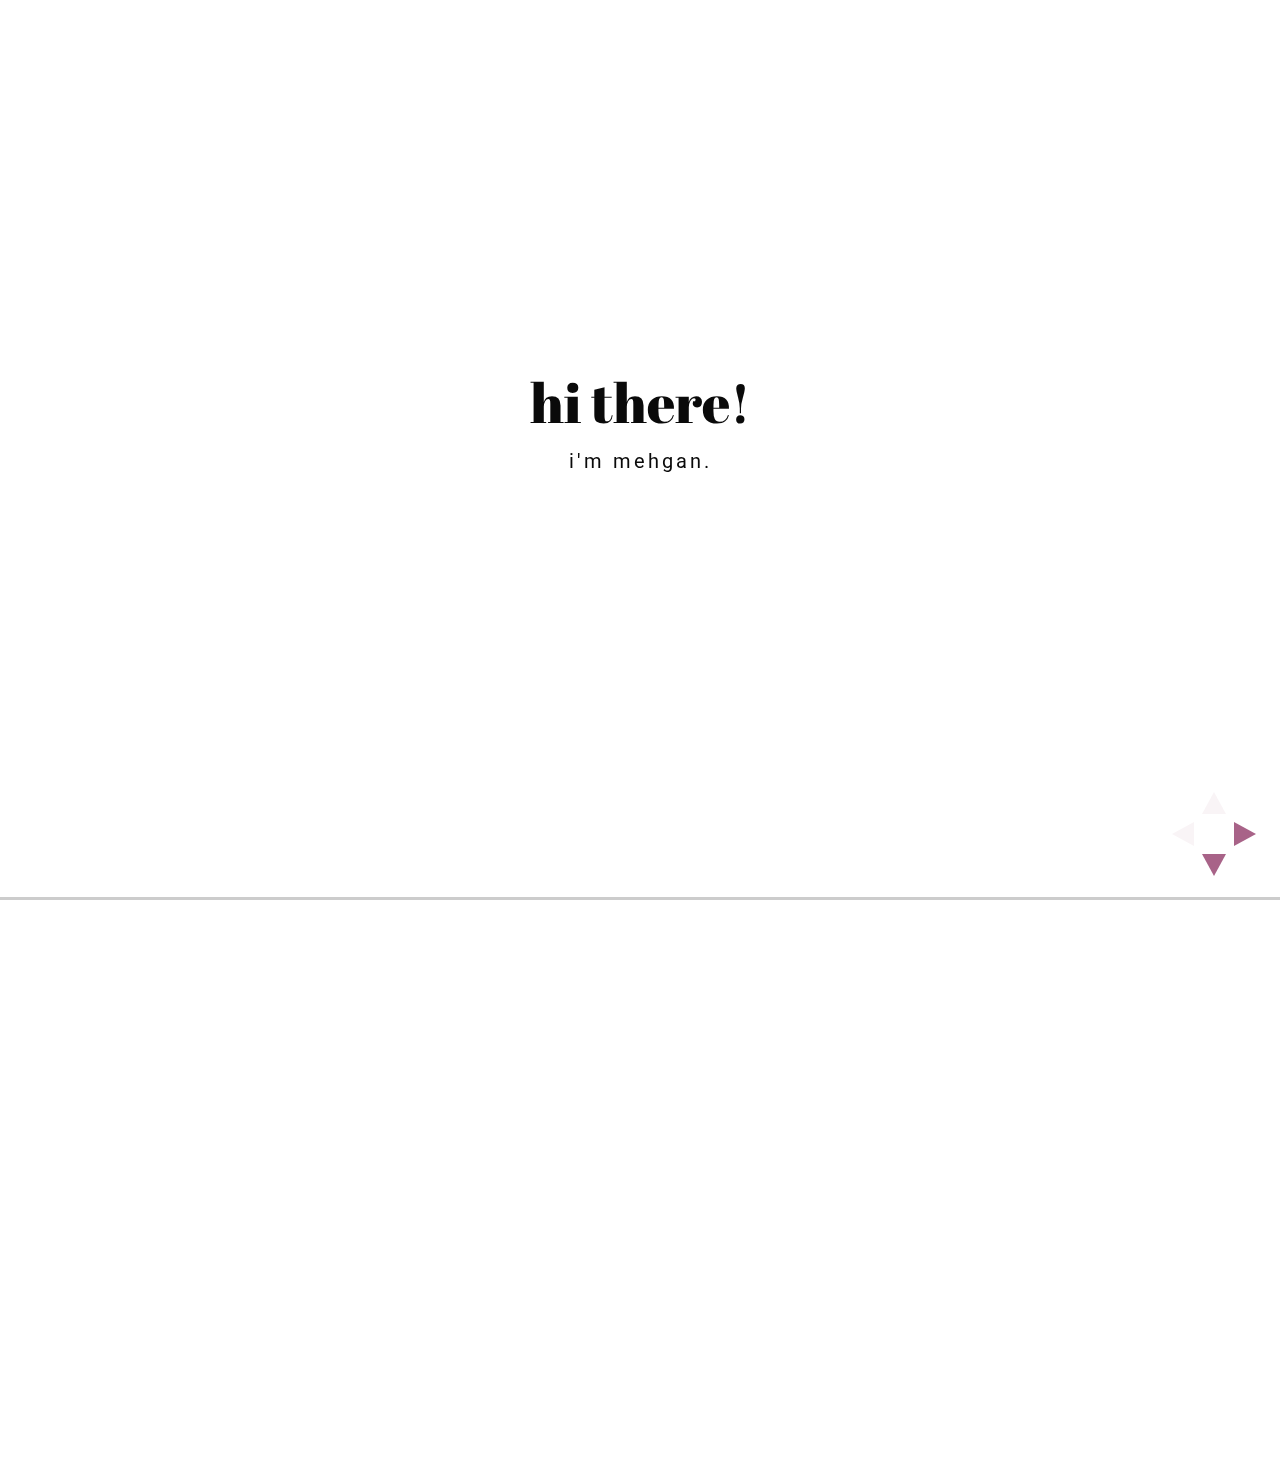
<file: index.html>
<!doctype html>
<html lang="en">

	<head>
		<meta charset="utf-8">

		<title>portfolio.presentation</title>
		<link rel="shortcut icon" href="img/favicon.ico">
    <link href="https://fonts.googleapis.com/css?family=Abril+Fatface|Lora:400,400i|Roboto:400,400i,700" rel="stylesheet">
		<meta name="description" content="A portfolio presentation using the framework, reveal.js">
		<meta name="author" content="Mehgan Iulo">

		<meta name="apple-mobile-web-app-capable" content="yes" />
		<meta name="apple-mobile-web-app-status-bar-style" content="black-translucent" />

		<meta name="viewport" content="width=device-width, initial-scale=1.0, maximum-scale=1.0, user-scalable=no">

		<link rel="stylesheet" href="css/reveal.css">
		<link rel="stylesheet" href="css/theme/serif.css" id="theme">

		<!-- For syntax highlighting -->
		<link rel="stylesheet" href="lib/css/zenburn.css">

		<!-- If the query includes 'print-pdf', include the PDF print sheet -->
		<script>
			if( window.location.search.match( /print-pdf/gi ) ) {
				var link = document.createElement( 'link' );
				link.rel = 'stylesheet';
				link.type = 'text/css';
				link.href = 'css/print/pdf.css';
				document.getElementsByTagName( 'head' )[0].appendChild( link );
			}
		</script>

		<!--[if lt IE 9]>
		<script src="lib/js/html5shiv.js"></script>
		<![endif]-->
	</head>

	<body>

		<div class="reveal">

			<div class="slides">

<!-- Title slide -->
				<section>
					<section>
						<h1 class="intro">hi there!</h1>
						<h4>i'm mehgan.</h4>	
					</section>
					<!-- Agenda -->
					<section>
						<h5>PROJECTS</h5>
						<ol class="outline">
							<li>Birds Eye</li>
							<li>Conversion Funnel Redesign</li>
							<li>IRA Transfers</li>
							<li>Resource Center</li>
							<li>Drip Campaign</li>
							<li>Directors Desk</li>
							<li>Financial Complaint Database</li>
							<li>Mortgage Database</li>
							<li>New Market Goods</li>
						</ol>

						<aside class="notes">
							Oh hey, these are some notes. They'll be hidden in your presentation, but you can see them if you open the speaker notes window (hit 's' on your keyboard).
						</aside>
					</section>
					<!-- About me -->
					<section>
						<h5>Experience</h5>
						<ul class="resume">
							<li>Product Designer, Breather</li>
							<li>Senior Product Designer, Ellevest</li>
							<li>Product Designer, Nasdaq</li>						
							<li>Web Design Circuit Mentor, General Assembly</li>		
							<li>Design &amp; Technology Fellow, Consumer Financial Protection Bureau</li>
							<li>User Experience Designer &amp; Developer, New Market Goods</li>
						</ul>
						<h5>Education</h5>
							<ul class="resume">
								<li>Front-End Web Development course, General Assembly</li>
								<li>Digital Design &amp; Interactive Media, Pratt Institute</li>
								<li>Art History/Asian Studies, SUNY New Paltz</li>
							</ul>
					</section>
				</section>	
<!-- Breather Birds Eye -->
				<section>
					<section>
						<h1>Birds Eye</h1>
						<h4>Lead Product Designer</h4>
						<h4>Shipped Spring 2018, Breather</h4>
					</section>
					<section class="">
						<h5>Existing tool</h5>
						<img src="img/birdseye_01.png" alt="Birds Eye" class="">
					</section>
					<section class="">
						<h5>User needs</h5>
						<img src="img/birdseye_02.jpg" alt="Birds Eye">
					</section>
					<section class="">
						<h5>Filters &amp; information hierarchy</h5>
						<img src="img/birdseye_03.jpg" alt="Birds Eye">
					</section>					
					<section class="">
						<h5>Wireframe sketches</h5>
						<img src="img/birdseye_04.jpg" alt="Birds Eye">
					</section>							
					<section class="two-imgs">
						<h5>Daily view iterations</h5>						
						<img src="img/birdseye_05.jpg" alt="Birds Eye">
						<img src="img/birdseye_06.jpg" alt="Birds Eye">
					</section>
					<section class="">
						<h5>Proposed MVP UI</h5>
						<img src="img/birdseye_07.jpg" alt="Birds Eye" class="drop-shadow">
					</section>					
					<section class="">
						<h5>Final design: daily view</h5>
						<a href="prototypes/birdseye/index.html" class="" target="blank">
							<img src="img/birdseye_08.gif" alt="Birds Eye">
						</a>
					</section>
					<section class="">
						<h5>Final design: weekly view</h5>						
						<img src="img/birdseye_09.png" alt="Birds Eye">
					</section>
					<section class="bg-color">
						<h5>Mobile</h5>						
						<img src="img/birdseye_10.png" alt="Birds Eye">
					</section>										
				</section>				
<!-- Ellevest Conversion Funnel Redesign -->
				<section>
					<section>
						<h1>Conversion Funnel Redesign</h1>
						<h4>Lead Designer: User Research, UX Design, Visual Design</h4>
						<h4>Shipped Fall 2016, Ellevest</h4>
					</section>
					<section class="two-imgs">
						<h5>Old Investment Plan</h5>
						<img src="img/Funnel_01.jpg" alt="Conversion Funnel">
					</section>
					<section class="two-imgs">
						<h5>Client Registration, Steps 1 &amp; 2</h5>
						<img src="img/Funnel_02.png" alt="Conversion Funnel">
						<img src="img/Funnel_03.png" alt="Conversion Funnel">
					</section>	
					<section class="two-imgs">
						<h5>Client Registration, Steps 3 &amp; 4</h5>
						<img src="img/Funnel_04.png" alt="Conversion Funnel">
						<img src="img/Funnel_05.png" alt="Conversion Funnel">
					</section>	
					<section class="two-imgs">
						<h5>Fund Goal Page &amp; eSign modal</h5>
						<img src="img/Funnel_06.png" alt="Conversion Funnel">
						<img src="img/Funnel_07.png" alt="Conversion Funnel">
					</section>
					<section class="">
						<h5>Wireframe Sketches</h5>
						<img src="img/Funnel_08.jpg" alt="Conversion Funnel">
					</section>
					<section class="">
						<h5>Flow Variations</h5>
						<img src="img/Funnel_09.png" style="max-width:110%" alt="Conversion Funnel">
					</section>
					<section class="">
						<h5>Old &amp; New Conversion Funnels</h5>
						<img src="img/Funnel_10.png" style="max-width:110%" alt="Conversion Funnel">
					</section>
					<section class="two-imgs">
						<h5>Redesigned Conversion Funnel</h5>
						<a href="https://invis.io/PMA1XSE24#/214651546_S19_01" class="" target="blank">
							<img src="img/Funnel_11.jpg" alt="Conversion Funnel">
						</a>						
					</section>
<!-- 					<section class="">
						<h5>New Goal Selection &amp; Checkout Pages with Funding Sidebar</h5>
						<img src="img/Funnel_13.png" alt="Conversion Funnel">
					</section>	 -->
					<section class="">
						<h5>Mobile</h5>
						<img src="img/Funnel_14.jpg" alt="Conversion Funnel">
					</section>																																
				</section>			
<!-- IRA Transfers -->
				<section>
					<section>
						<h1>IRA Transfers</h1>
						<h4>Lead Designer: User Research, UX Design, Visual Design</h4>
						<h4>Shipped Early 2017, Ellevest</h4>
					</section>
					<section class="">
						<h5>Workflow Post-Its</h5>
						<img src="img/IRA_01.jpg" alt="IRA Transfers">
					</section>	
					<section class="three-imgs">
						<h5>IRA Transfers Flow, Version 1</h5>
						<img src="img/IRA_02.png" alt="IRA Transfers">
						<img src="img/IRA_03.png" alt="IRA Transfers">
						<img src="img/IRA_04.png" alt="IRA Transfers">												
					</section>
					<section class="two-imgs">
						<h5>Fee &amp; Outside provider variations</h5>
						<img src="img/IRA_05.png" alt="IRA Transfers">
						<img src="img/IRA_06.png" alt="IRA Transfers">		
					</section>
					<section class="two-imgs">
						<h5>Client IRA Transfer Flow</h5>
						<a href="https://invis.io/EVA1X9HBS" class="" target="blank">
							<img src="img/IRA_07.png" alt="IRA Transfers">
						</a>						
					</section>																
					<section class="">
						<h5>Registered User Flow Wires</h5>
						<img src="img/IRA_08.png" style="max-width:115%" alt="IRA Transfers">
					</section>
					<section class="">
						<h5>Sketches for marketing site page</h5>
						<img src="img/IRA_09.jpg" alt="IRA Transfers">
					</section>
					<section class="two-imgs">
						<h5>Final Marketing Site page</h5>
						<a href="https://www.ellevest.com/how_it_works/ira_transfers" class="" target="blank">
							<img src="img/IRA_10.png" style="box-shadow: 0 0 0 rgba(0,0,0,0)" alt="IRA Transfers">
						</a>						
					</section>	
					<section class="">
						<h5>Drip campaign</h5>
						<img src="img/IRA_11.png" style="max-width:115%" alt="IRA Transfers">
					</section>
					<section class="">
						<h5>Emails post-initiation</h5>
						<img src="img/IRA_12.png" style="max-width:115%" alt="IRA Transfers">
					</section>
					<section class="">
						<h5>Mobile</h5>
						<img src="img/IRA_13.jpg" alt="IRA Transfers">
					</section>			
				</section>
<!-- Resource Center -->
				<section>
					<section>
						<h1>Resource Center</h1>
						<h4>Lead Designer: Strategic Planning, UX Design, Visual Design</h4>
						<h4>Shipped Fall 2015, Ellevest</h4>
					</section>
					<section class="two-imgs bg-color">
						<h5>User Journeys: Guest & Registered User</h5>
						<img src="img/ResourceCenter_01A.png" alt="Resource Center">
						<img src="img/ResourceCenter_01B.png" alt="Resource Center">
					</section>
					<section class="bg-color">
						<h5>Product Requirements Deck</h5>
						<img src="img/ResourceCenter_02.png" alt="Resource Center">
					</section>
					<section class="bg-color">
						<h5>Scalable Site Map</h5>
						<img src="img/ResourceCenter_03.png" alt="Resource Center">
					</section>
					<section class="bg-color">
						<h5>Wireframe variations for article page</h5>
						<img src="img/ResourceCenter_04.png" alt="Resource Center">
					</section>
					<section class="bg-color">
						<h5>Landing &amp; category page wireframes</h5>
						<img src="img/ResourceCenter_05.png" alt="Resource Center">
					</section>	
					<section class="">
						<h5>Final article &amp; category pages</h5>
						<a href="https://projects.invisionapp.com/share/AEO4LQL96FD#/screens/214650926" class="" target="blank">
							<img src="img/ResourceCenter_06.png" alt="Resource Center">
						</a>
					</section>
					<section class="bg-color">
						<h5>Mobile</h5>
						<img src="img/ResourceCenter_07.png" alt="Resource Center">
					</section>																									
				</section>
<!-- Ellevest drip emails -->
				<section>
					<section>
						<h1>Drip Campaign</h1>
						<h4>Lead Designer: Content Strategy, Visual Design</h4>
						<h4>Shipped Winter 2017, Ellevest</h4>
					</section>
					<section class="two-imgs">
						<h5>Evaluating email performance</h5>
						<img src="img/drip_01.jpg" alt="Drip Campaign">
						<img src="img/drip_02.jpg" alt="Drip Campaign">
					</section>
					<section class="">
						<h5>We like to whiteboard.</h5>
						<img src="img/drip_03.jpg" alt="Drip Campaign">
					</section>
					<section class="bg-color">
						<h5>Email journey</h5>
						<img src="img/drip_04.png" alt="Drip Campaign">
					</section>					
					<section class="">
						<h5>Product requirements deck &amp; email components</h5>
						<a href="https://projects.invisionapp.com/boards/C33PXUYTPG8/" class="" target="blank">
							<img src="img/drip_05.png" alt="Email component designs">
						</a>
					</section>																									
				</section>
<!-- Directors Desk -->
				<section>
					<section>
						<h1>Directors Desk</h1>
						<h4>Product Designer: Strategic Planning, UX Design, &amp; Development</h4>
						<h4>2015, Nasdaq</h4>
					</section>
					<section class="two-imgs">
						<h5>Login Page</h5>
						<img src="img/DD_01.jpg" alt="Directors Desk">
						<img src="img/DD_02.png" alt="Directors Desk">
					</section>
					<section class="two-imgs">
						<h5>Dashboard</h5>
						<img src="img/DD_03.jpg" alt="Directors Desk">
						<img src="img/DD_04.png" alt="Directors Desk">
					</section>																									
					<section class="two-imgs">
						<h5>Calendar</h5>
						<img src="img/DD_05.png" alt="Directors Desk">
						<img src="img/DD_06.png" alt="Directors Desk">
					</section>
					<section class="two-imgs">
						<h5>Attendee Permissioning</h5>
						<img src="img/DD_07.png" alt="Directors Desk">
						<img src="img/DD_08.png" alt="Directors Desk">
					</section>	
					<section class="two-imgs">
						<h5>Secure Document Center</h5>
						<img src="img/DD_09.png" alt="Directors Desk">
						<img src="img/DD_10.png" alt="Directors Desk">
					</section>
					<section class="two-imgs">
						<h5>Contacts</h5>
						<img src="img/DD_11.png" alt="Directors Desk">
						<img src="img/DD_12.png" alt="Directors Desk">
					</section>																
				</section>													
<!-- CCDB -->
				<section>
					<section>
						<h1>Financial Complaint Database</h1>
						<h4>Product Designer: User Research, UX Design, Visual Design</i></p>
						<p>Proof of Concept, CFPB</p>
					</section>
					<section>
						<h5>Current site</h5>
						<a class="test" href="https://data.consumerfinance.gov/dataset/Complaints-by-channel/ua6r-6267?" target="_blank">
							<img src="img/ccdb-current.png" alt="Current Consumer Complaint Database">
						</a>					
					</section>
					<section>
						<h5>User research</h5>
						<img src="img/ccdb-01.png" alt="User research" class="drop-shadow">
					</section>
					<section class="two-imgs">
						<h5>Prioritized user needs</h5>
						<img src="img/ccdb-02.gif" alt="Prioritized user needs">
						<img src="img/ccdb-03.gif" alt="Prioritized user needs">
					</section>
					<section class="two-imgs">
						<h5>Precedent research</h5>
						<img src="img/ccdb-04.jpg" alt="Precedent research" style="float: left">
						<img src="img/ccdb-05.jpg" alt="Precedent research">
					</section>
					<section class="two-imgs">
						<h5>Sketchy wireframes</h5>
						<img src="img/ccdb-06.jpg" alt="Wireframes">
						<img src="img/ccdb-07.jpg" alt="Wireframes">
					</section>
					<section class="two-imgs">
						<h5>Nicer wireframes</h5>
						<img src="img/ccdb-08.jpg" alt="Wireframes">
						<img src="img/ccdb-09.jpg" alt="Wireframes">
					</section>
					<section class="two-imgs">
						<h5>Hero & About sections</h5>
						<img src="img/ccdb-15.jpg" alt="Comps">
						<img src="img/ccdb-16.jpg" alt="Comps">
					</section>	
					<section class="two-imgs">
						<h5>Complaints Explorer variations</h5>
						<img src="img/ccdb-11.jpg" alt="Comps">
						<img src="img/ccdb-12.jpg" alt="Comps">
					</section>	
					<section class="two-imgs">
						<h5>Company Explorer variations</h5>
						<img src="img/ccdb-13.jpg" alt="Comps">
						<img src="img/ccdb-14.jpg" alt="Comps">
					</section>			
					<section class="two-imgs">
						<h5>Data Use & Get the Data sections</h5>
						<img src="img/ccdb-17.jpg" alt="Comps">
						<img src="img/ccdb-18.jpg" alt="Comps">
					</section>			
				</section>
<!-- HMDA -->
				<section>
					<section>
						<h1>Mortgage Database</h1>
						<h4>Product Designer: Interaction Design, Visual Design, &amp; Development</i></p>
						<p>Shipped 2014, CFPB</p>
						<!-- <p>
							<a class="test" href="https://github.com/cfpb/hmda-explorer" target="_blank">GitHub repo</a>	
						</p> -->
					</section>
					<section>
						<h5>Workflow: before</h5>
						<img src="img/hmda-01.png" alt="FFIEC Windows App" class="drop-shadow">
					</section>
					<section>
						<h5>Workflow: before</h5>
						<img src="img/hmda-02.jpg" alt="FFIEC Windows App" class="drop-shadow">
					</section>
					<section>
						<h5>User needs categorization exercise</h5>
						<img src="img/hmda-03.jpg" alt="HMDA user Post-It note exercise" class="drop-shadow">
					</section>
					<section>
						<h5>Prioritized users</h5>
						<img src="img/hmda-04.gif" alt="Prioritized users for HMDA website" class="drop-shadow">
					</section>
					<section class="three-imgs">
						<h5>Homepage comps</h5>
						<img src="img/hmda-08.jpg" alt="HMDA homepage comp">
						<img src="img/hmda-09.jpg" alt="HMDA homepage comp">
						<img src="img/hmda-10.jpg" alt="HMDA homepage comp">
					</section>
					<section>
						<h5>Homepage</h5>
						<a class="test" href="http://iuloshi.github.io/hmda-explorer/" target="_blank">
							<img src="img/hmda.png" alt="HMDA website">
						</a>					
					</section>
					<section class="two-imgs">
						<h5>Filter/aggregate data task flows</h5>
						<img src="img/hmda-06.gif" alt="HMDA user task flows">
						<img src="img/hmda-07.gif" alt="HMDA user task flows">
					</section>
					<section class="mid-width">
						<h5>Filter/aggregate data: tabbed version</h5>
						<img src="img/hmda-11.jpg" alt="HMDA explore page comps" class="drop-shadow">
					</section>	
					<section class="two-imgs">
						<h5>Filter/aggregate data: tabbed version</h5>
						<img src="img/hmda-12.jpg" alt="HMDA explore page comps">
						<img src="img/hmda-13.jpg" alt="HMDA explore page comps">
					</section>			
					<section class="two-imgs">
						<h5>Filter/aggregate data comps</h5>
						<img src="img/hmda-14.jpg" alt="HMDA explore page comps">
						<img src="img/hmda-15.jpg" alt="HMDA explore page comps">
					</section>											
					<section>
						<h5>Live site</h5>
						<a class="test" href="http://iuloshi.github.io/hmda-explorer/explore" target="_blank">
							<img src="img/hmda-explore.png" alt="HMDA website">
						</a>					
					</section>
					<section>
						<h5>API docs</h5>
						<a class="test" href="http://cfpb.github.io/api/hmda/" target="_blank">
							<img src="img/hmda-api-docs.png" alt="HMDA website">
						</a>					
					</section>				
					<section>
						<h5>Site map</h5>
						<img src="img/hmda-05.jpg" alt="HMDA site map" class="drop-shadow">
					</section>	
				</section>
<!-- New Market Goods -->
				<section>
					<section>
						<h1>New Market Goods</h1>
						<h4>Designer: UX Design &amp; Development</h4>
						<h4>Prototype, 2014</h4>
						<!-- <a class="test" href="https://github.com/urbanlaunchpad/new-market-goods" target="_blank">GitHub repo</a>	 -->
					</section>
					<section>
						<h5>Prototype</h5>
						<a class="test" href="http://iuloshi.github.io/new-market-goods/" target="_blank">
							<img src="img/nmg-01.png" alt="New Market Goods">
						</a>
					</section>
					<section>
						<h5>Kickstarter campaign integration</h5>
						<a class="test" href="https://github.com/urbanlaunchpad/new-market-goods/issues/34" target="_blank">
							<img src="img/nmg-02.jpg" alt="New Market Goods" class="drop-shadow">
						</a>
					</section>
					<section>
						<h5>Mobile</h5>
						<img src="img/nmg-04.jpg" alt="New Market Goods" class="drop-shadow">
					</section>
				</section>
<!-- Questions? -->
				<section>
					<h1 class="intro">Questions?</h1>
					<h4><a href="mailto:holler@mehgan.com" alt="Email me" target="_blank">holler@mehgan.com</a></h4>
				</section>

			</div>

		</div>

		<script src="lib/js/head.min.js"></script>
		<script src="js/reveal.js"></script>

		<script>

			// Full list of configuration options available here:
			// https://github.com/hakimel/reveal.js#configuration
			Reveal.initialize({
				controls: true,
				progress: true,
				history: true,
				center: true,

				theme: Reveal.getQueryHash().theme, // available themes are in /css/theme
				transition: Reveal.getQueryHash().transition || 'fade', // default/cube/page/concave/zoom/linear/fade/none

				// Parallax scrolling
				// parallaxBackgroundImage: 'https://s3.amazonaws.com/hakim-static/reveal-js/reveal-parallax-1.jpg',
				// parallaxBackgroundSize: '2100px 900px',

				// Optional libraries used to extend on reveal.js
				dependencies: [
					{ src: 'lib/js/classList.js', condition: function() { return !document.body.classList; } },
					{ src: 'plugin/markdown/marked.js', condition: function() { return !!document.querySelector( '[data-markdown]' ); } },
					{ src: 'plugin/markdown/markdown.js', condition: function() { return !!document.querySelector( '[data-markdown]' ); } },
					{ src: 'plugin/highlight/highlight.js', async: true, callback: function() { hljs.initHighlightingOnLoad(); } },
					{ src: 'plugin/zoom-js/zoom.js', async: true, condition: function() { return !!document.body.classList; } },
					{ src: 'plugin/notes/notes.js', async: true, condition: function() { return !!document.body.classList; } }
				]
			});

		</script>

	</body>
</html>
</file>
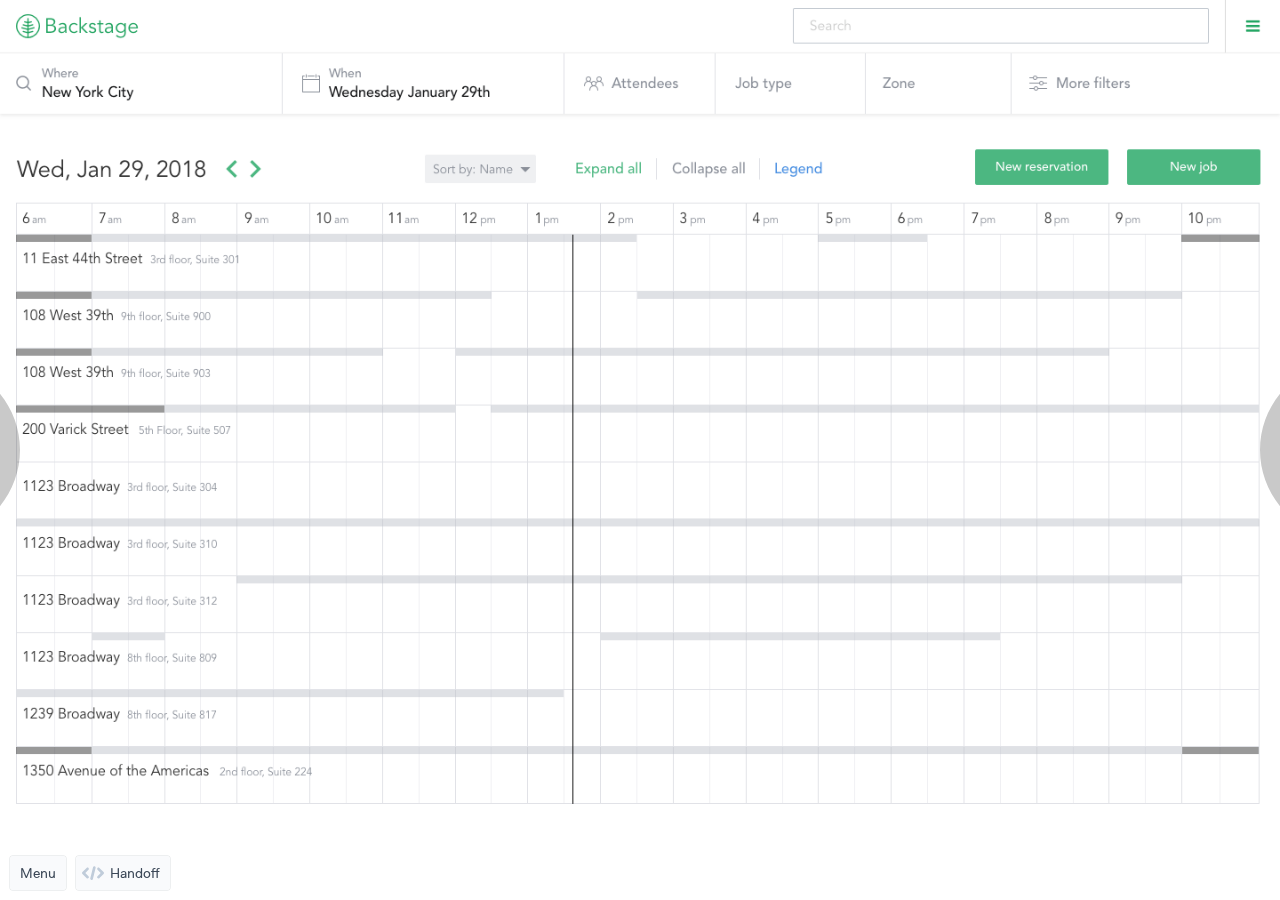
<file: prototypes/birdseye/index.html>
<html>
<head>
<meta charset="utf-8">
<meta name="robots" content="noindex,nofollow" />
<meta name="viewport" content="width=device-width, initial-scale=1, user-scalable=no, maximum-scale=1, minimum-scale=1">
<meta name="apple-mobile-web-app-capable" content="yes">
<meta name="apple-touch-fullscreen" content="yes">
<meta name="format-detection" content="telephone=no">
<meta name="mobile-web-app-capable" content="yes">


<script type="text/javascript" src="v2/polyfill.min.js"></script>
<link type="text/css" href="static/css/prototype.4610b5a8675253584a70.css" rel="stylesheet" />
<script type="text/javascript">
(function () {
    // Define if this is offline
    var offline = true;

    var trackerReady;

    

    window.MARVELAPP = {
      offline: offline,
      projectId: "28627hg",
      
        projectConfig: {},
        settings: {},
        currentUser: {},
      
      iOSApp: 0,
      role: "Owner",

      trackAsync: function(location, screenName) {
        
      }
    };
})();
</script>

<script type="text/javascript" src="data.js"></script></head>
<body>
  <div id="prototype"></div>
  
    <script type="text/javascript" src="static/manifest-bundle.b92c670637d68628cd95.js" ></script>
    <script type="text/javascript" src="static/common-bundle.a40cf4f589232f994b57.js" ></script>
  
  <script type="text/javascript" src="static/prototype-bundle.4610b5a8675253584a70.js" ></script>
</body>
</html>
</file>
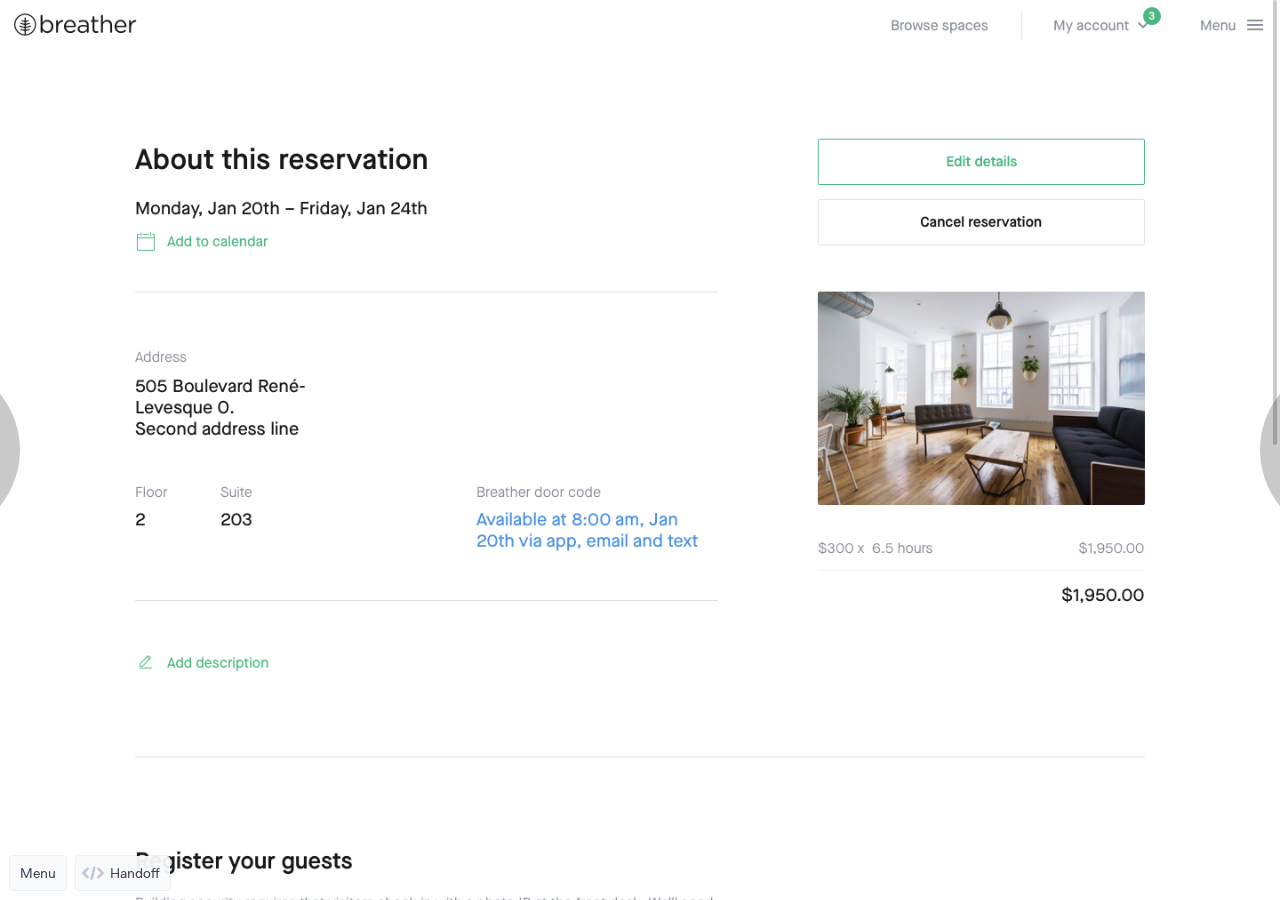
<file: prototypes/ReservationPage/index.html>
<html>
<head>
<meta charset="utf-8">
<meta name="robots" content="noindex,nofollow" />
<meta name="viewport" content="width=device-width, initial-scale=1, user-scalable=no, maximum-scale=1, minimum-scale=1">
<meta name="apple-mobile-web-app-capable" content="yes">
<meta name="apple-touch-fullscreen" content="yes">
<meta name="format-detection" content="telephone=no">
<meta name="mobile-web-app-capable" content="yes">


<script type="text/javascript" src="v2/polyfill.min.js"></script>
<link type="text/css" href="static/css/prototype.4610b5a8675253584a70.css" rel="stylesheet" />
<script type="text/javascript">
(function () {
    // Define if this is offline
    var offline = true;

    var trackerReady;

    

    window.MARVELAPP = {
      offline: offline,
      projectId: "33ffb07",
      
        projectConfig: {},
        settings: {},
        currentUser: {},
      
      iOSApp: 0,
      role: "Owner",

      trackAsync: function(location, screenName) {
        
      }
    };
})();
</script>

<script type="text/javascript" src="data.js"></script></head>
<body>
  <div id="prototype"></div>
  
    <script type="text/javascript" src="static/manifest-bundle.b92c670637d68628cd95.js" ></script>
    <script type="text/javascript" src="static/common-bundle.a40cf4f589232f994b57.js" ></script>
  
  <script type="text/javascript" src="static/prototype-bundle.4610b5a8675253584a70.js" ></script>
</body>
</html>
</file>
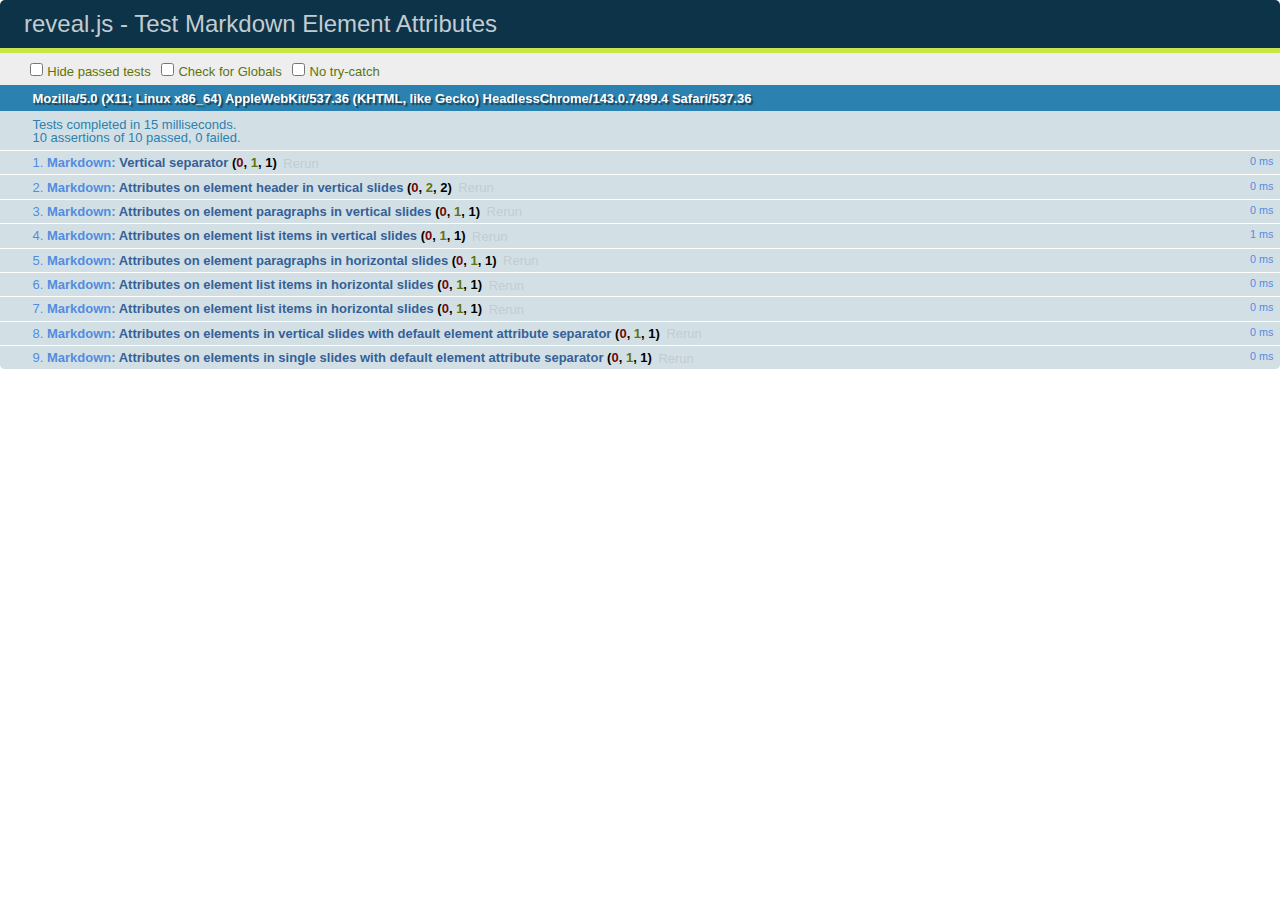
<file: test/test-markdown-element-attributes.html>
<!doctype html>
<html lang="en">

	<head>
		<meta charset="utf-8">

		<title>reveal.js - Test Markdown Element Attributes</title>

		<link rel="stylesheet" href="../css/reveal.min.css">
		<link rel="stylesheet" href="qunit-1.12.0.css">
	</head>

	<body style="overflow: auto;">

		<div id="qunit"></div>
		<div id="qunit-fixture"></div>

		<div class="reveal" style="display: none;">

			<div class="slides">

				<!-- <section data-markdown="example.md" data-separator="^\n\n\n" data-vertical="^\n\n"></section> -->

				<!-- Slides are separated by newline + three dashes + newline, vertical slides identical but two dashes -->
				<section data-markdown data-separator="^\n---\n$" data-vertical="^\n--\n$" data-element-attributes="{_\s*?([^}]+?)}">>
					<script type="text/template">
						## Slide 1.1
						<!-- {_class="fragment fade-out" data-fragment-index="1"} -->

						--

						## Slide 1.2
						<!-- {_class="fragment shrink"} -->

						Paragraph 1
						<!-- {_class="fragment grow"} -->

						Paragraph 2
						<!-- {_class="fragment grow"} -->

						- list item 1 <!-- {_class="fragment roll-in"} -->
						- list item 2 <!-- {_class="fragment roll-in"} -->
						- list item 3 <!-- {_class="fragment roll-in"} -->


						---

						## Slide 2


						Paragraph 1.2  
						multi-line <!-- {_class="fragment highlight-red"} -->

						Paragraph 2.2 <!-- {_class="fragment highlight-red"} -->

						Paragraph 2.3 <!-- {_class="fragment highlight-red"} -->

						Paragraph 2.4 <!-- {_class="fragment highlight-red"} -->

						- list item 1 <!-- {_class="fragment highlight-green"} -->
						- list item 2<!-- {_class="fragment highlight-green"} -->
						- list item 3<!-- {_class="fragment highlight-green"} -->
						- list item 4
						<!-- {_class="fragment highlight-green"} -->
						- list item 5<!-- {_class="fragment highlight-green"} -->

						Test

						![Example Picture](examples/assets/image2.png)
						<!-- {_class="reveal stretch"} -->

					</script>
				</section>



				<section 	data-markdown data-separator="^\n\n\n"
									data-vertical="^\n\n"
									data-notes="^Note:"
									data-charset="utf-8">
					<script type="text/template">
						# Test attributes in Markdown with default separator
						## Slide 1 Def <!-- .element: class="fragment highlight-red" data-fragment-index="1" -->


						## Slide 2 Def
						<!-- .element: class="fragment highlight-red" -->

					</script>
				</section>

				<section data-markdown>
				  <script type="text/template">
					## Hello world
					A paragraph
					<!-- .element: class="fragment highlight-blue" -->
				  </script>
				</section>

				<section data-markdown>
				  <script type="text/template">
					## Hello world

					Multiple  
					Line
					<!-- .element: class="fragment highlight-blue" -->
				  </script>
				</section>

				<section data-markdown>
				  <script type="text/template">
					## Hello world

					Test<!-- .element: class="fragment highlight-blue" -->

					More Test
				  </script>
				</section>


			</div>

		</div>

		<script src="../lib/js/head.min.js"></script>
		<script src="../js/reveal.min.js"></script>
		<script src="../plugin/markdown/marked.js"></script>
		<script src="../plugin/markdown/markdown.js"></script>
		<script src="qunit-1.12.0.js"></script>

		<script src="test-markdown-element-attributes.js"></script>

	</body>
</html>
</file>
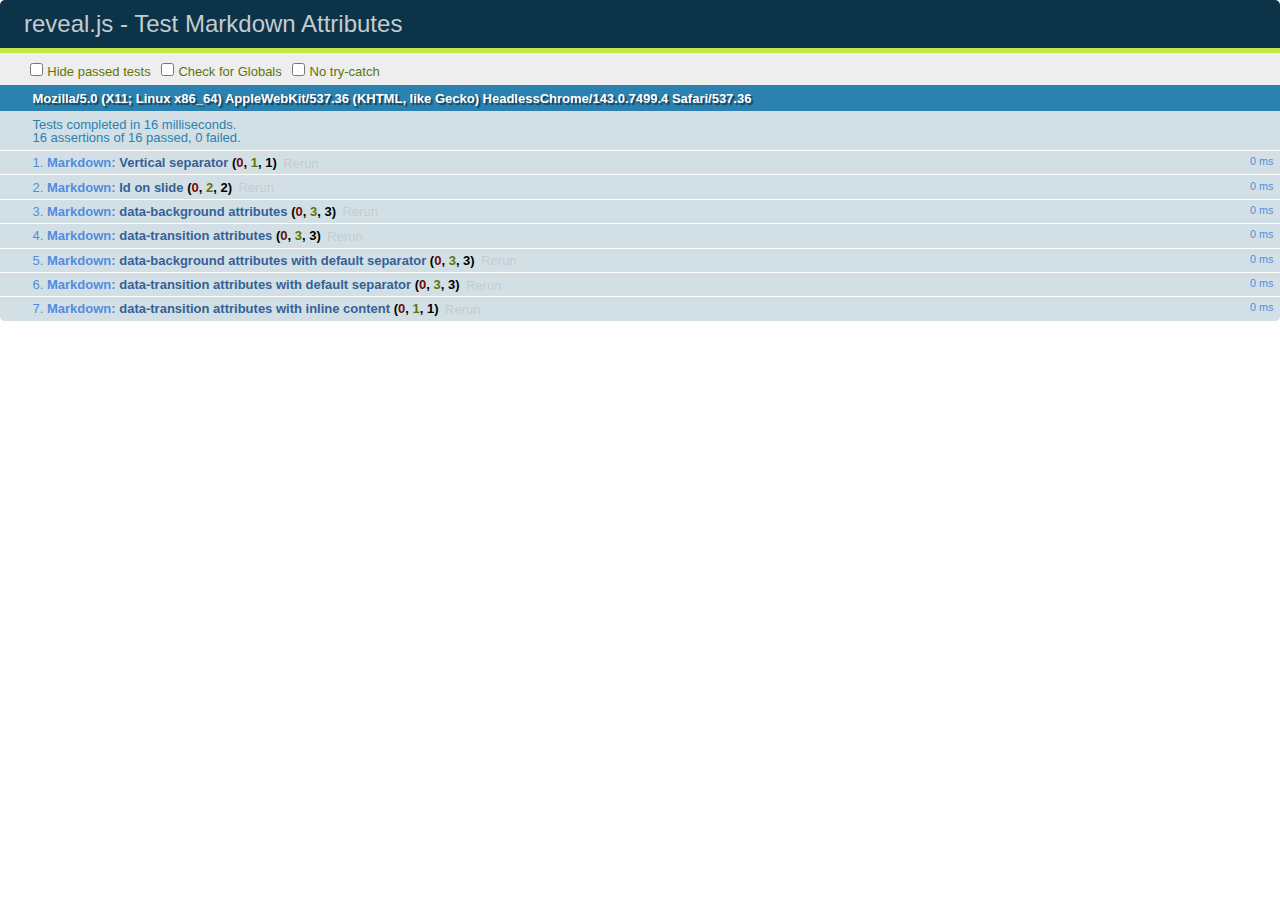
<file: test/test-markdown-slide-attributes.html>
<!doctype html>
<html lang="en">

	<head>
		<meta charset="utf-8">

		<title>reveal.js - Test Markdown Attributes</title>

		<link rel="stylesheet" href="../css/reveal.min.css">
		<link rel="stylesheet" href="qunit-1.12.0.css">
	</head>

	<body style="overflow: auto;">

		<div id="qunit"></div>
		<div id="qunit-fixture"></div>

		<div class="reveal" style="display: none;">

			<div class="slides">

				<!-- <section data-markdown="example.md" data-separator="^\n\n\n" data-vertical="^\n\n"></section> -->

				<!-- Slides are separated by three lines, vertical slides by two lines, attributes are one any line starting with (spaces and) two dashes -->
				<section 	data-markdown data-separator="^\n\n\n"
									data-vertical="^\n\n"
									data-notes="^Note:"
									data-attributes="--\s(.*?)$"
									data-charset="utf-8">
					<script type="text/template">
						# Test attributes in Markdown
						## Slide 1



						## Slide 2
						<!-- -- id="slide2" data-transition="zoom" data-background="#A0C66B" -->


						## Slide 2.1
						<!-- -- data-background="#ff0000" data-transition="fade" -->


						## Slide 2.2
						[Link to Slide2](#/slide2)



						## Slide 3
						<!-- -- data-transition="zoom" data-background="#C6916B" -->



						## Slide 4
					</script>
				</section>

				<section 	data-markdown data-separator="^\n\n\n"
									data-vertical="^\n\n"
									data-notes="^Note:"
									data-charset="utf-8">
					<script type="text/template">
						# Test attributes in Markdown with default separator
						## Slide 1 Def



						## Slide 2 Def
						<!-- .slide: id="slide2def" data-transition="concave" data-background="#A7C66B" -->


						## Slide 2.1 Def
						<!-- .slide: data-background="#f70000" data-transition="page" -->


						## Slide 2.2 Def
						[Link to Slide2](#/slide2def)



						## Slide 3 Def
						<!-- .slide: data-transition="concave" data-background="#C7916B" -->



						## Slide 4
					</script>
				</section>

				<section data-markdown>
					<script type="text/template">
						<!-- .slide: data-background="#ff0000" -->
						## Hello world
					</script>
				</section>

				<section data-markdown>
					<script type="text/template">
						## Hello world
						<!-- .slide: data-background="#ff0000" -->
					</script>
				</section>

				<section data-markdown>
					<script type="text/template">
						## Hello world

						Test
						<!-- .slide: data-background="#ff0000" -->

						More Test
					</script>
				</section>

			</div>

		</div>

		<script src="../lib/js/head.min.js"></script>
		<script src="../js/reveal.min.js"></script>
		<script src="../plugin/markdown/marked.js"></script>
		<script src="../plugin/markdown/markdown.js"></script>
		<script src="qunit-1.12.0.js"></script>

		<script src="test-markdown-slide-attributes.js"></script>

	</body>
</html>
</file>
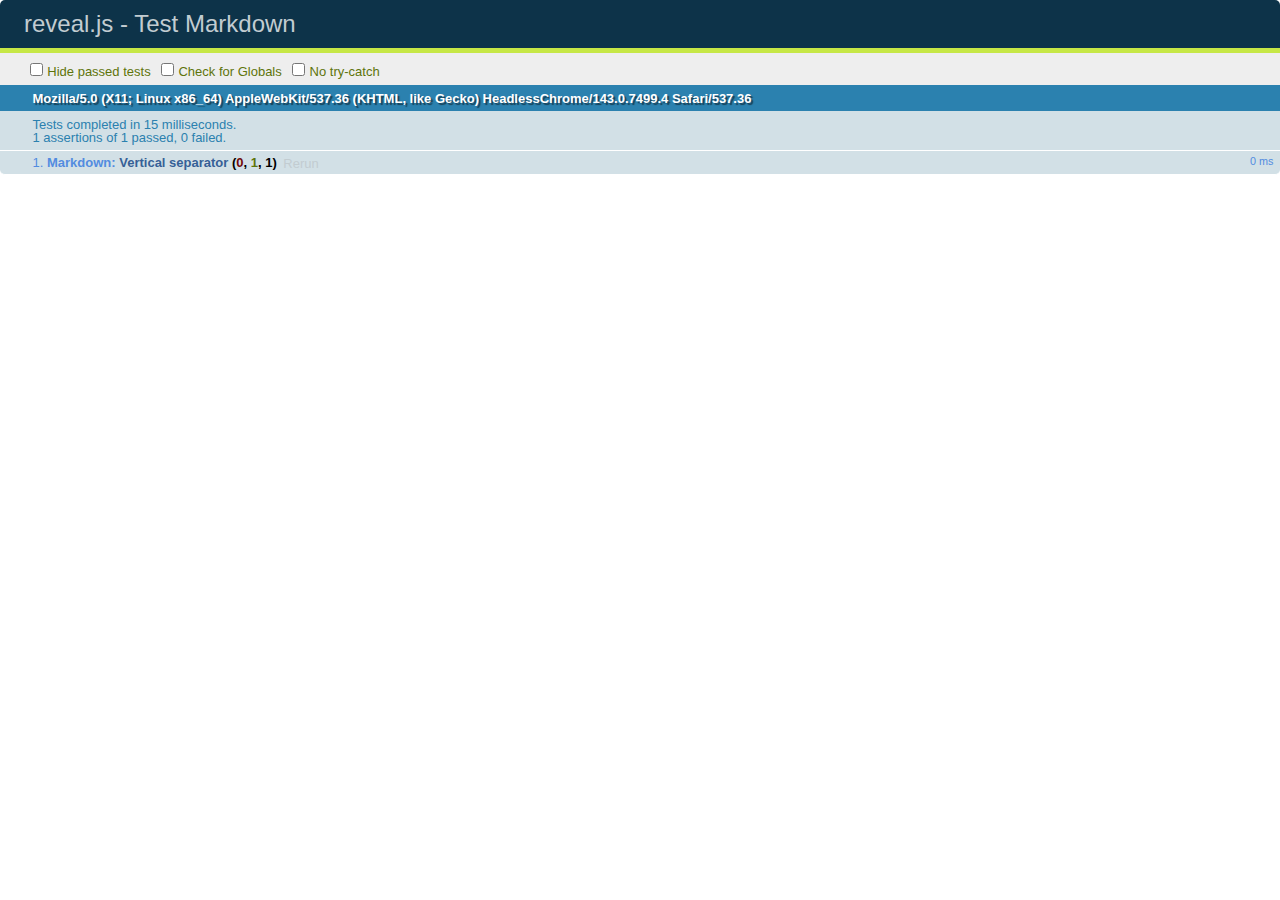
<file: test/test-markdown.html>
<!doctype html>
<html lang="en">

	<head>
		<meta charset="utf-8">

		<title>reveal.js - Test Markdown</title>

		<link rel="stylesheet" href="../css/reveal.min.css">
		<link rel="stylesheet" href="qunit-1.12.0.css">
	</head>

	<body style="overflow: auto;">

		<div id="qunit"></div>
  		<div id="qunit-fixture"></div>

		<div class="reveal" style="display: none;">

			<div class="slides">

				<!-- <section data-markdown="example.md" data-separator="^\n\n\n" data-vertical="^\n\n"></section> -->

				<!-- Slides are separated by newline + three dashes + newline, vertical slides identical but two dashes -->
				<section data-markdown data-separator="^\n---\n$" data-vertical="^\n--\n$">
					<script type="text/template">
						## Slide 1.1

						--

						## Slide 1.2

						---

						## Slide 2
					</script>
				</section>

			</div>

		</div>

		<script src="../lib/js/head.min.js"></script>
		<script src="../js/reveal.min.js"></script>
		<script src="../plugin/markdown/marked.js"></script>
		<script src="../plugin/markdown/markdown.js"></script>
		<script src="qunit-1.12.0.js"></script>

		<script src="test-markdown.js"></script>

	</body>
</html>
</file>
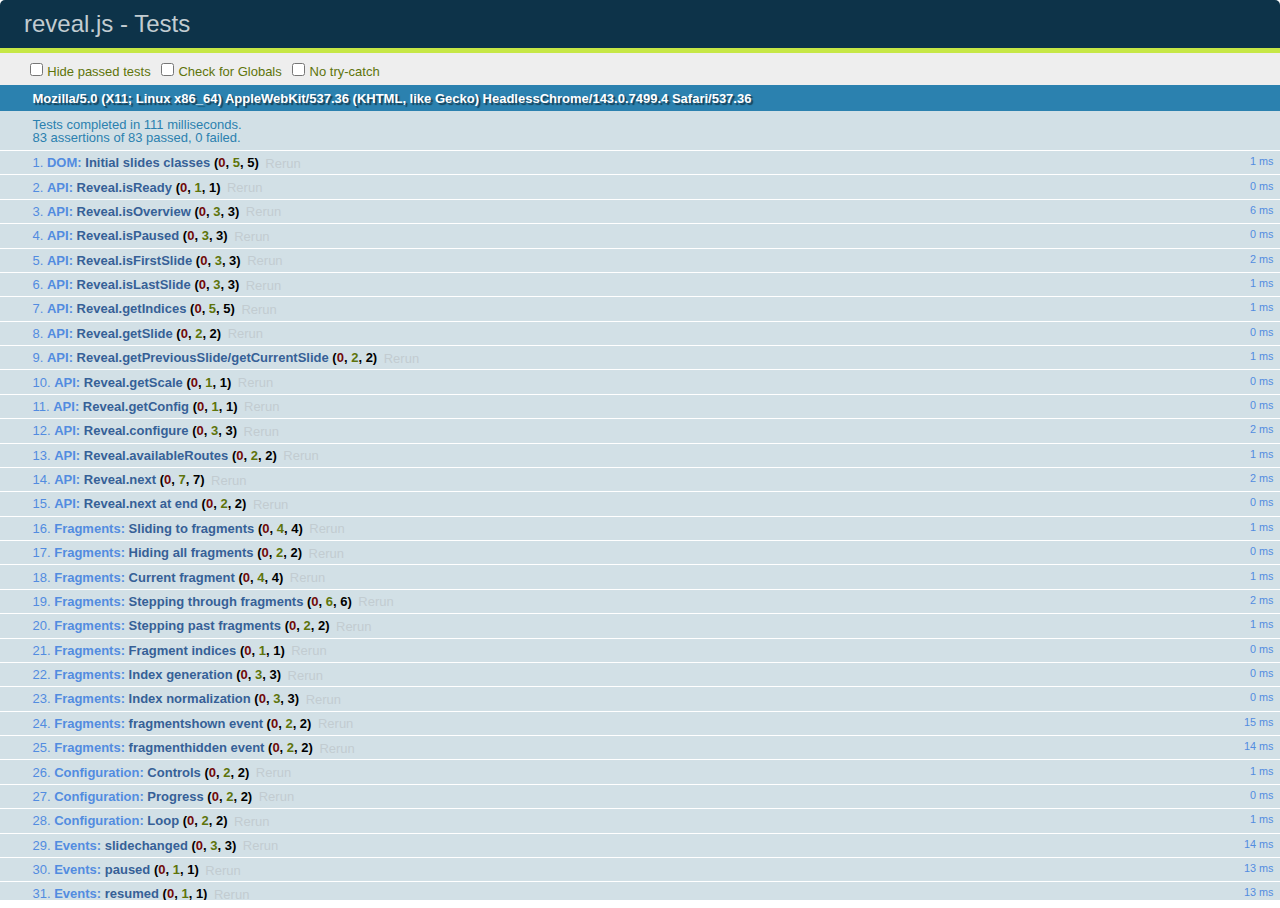
<file: test/test.html>
<!doctype html>
<html lang="en">

	<head>
		<meta charset="utf-8">

		<title>reveal.js - Tests</title>

		<link rel="stylesheet" href="../css/reveal.min.css">
		<link rel="stylesheet" href="qunit-1.12.0.css">
	</head>

	<body style="overflow: auto;">

		<div id="qunit"></div>
  		<div id="qunit-fixture"></div>

		<div class="reveal" style="display: none;">

			<div class="slides">

				<section>
					<h1>1</h1>
				</section>

				<section>
					<section>
						<h1>2.1</h1>
					</section>
					<section>
						<h1>2.2</h1>
					</section>
					<section>
						<h1>2.3</h1>
					</section>
				</section>

				<section id="fragment-slides">
					<section>
						<h1>3.1</h1>
						<ul>
							<li class="fragment">4.1</li>
							<li class="fragment">4.2</li>
							<li class="fragment">4.3</li>
						</ul>
					</section>

					<section>
						<h1>3.2</h1>
						<ul>
							<li class="fragment" data-fragment-index="0">4.1</li>
							<li class="fragment" data-fragment-index="0">4.2</li>
						</ul>
					</section>

					<section>
						<h1>3.3</h1>
						<ul>
							<li class="fragment" data-fragment-index="1">3.3.1</li>
							<li class="fragment" data-fragment-index="4">3.3.2</li>
							<li class="fragment" data-fragment-index="4">3.3.3</li>
						</ul>
					</section>
				</section>

				<section>
					<h1>4</h1>
				</section>

			</div>

		</div>

		<script src="../lib/js/head.min.js"></script>
		<script src="../js/reveal.min.js"></script>
		<script src="qunit-1.12.0.js"></script>

		<script src="test.js"></script>

	</body>
</html>
</file>
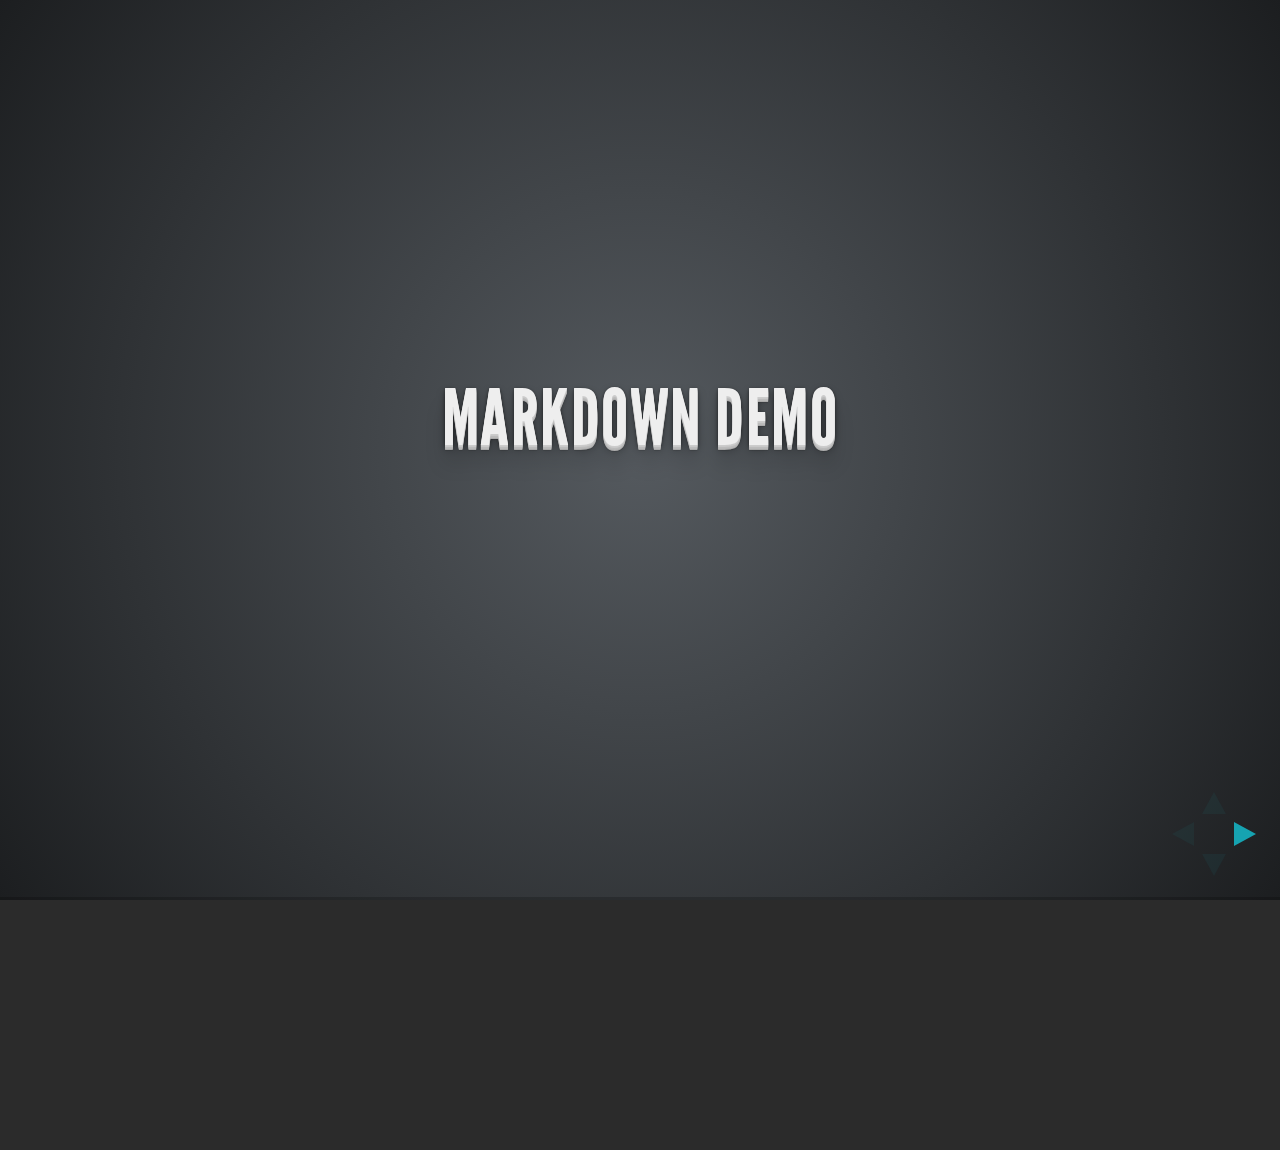
<file: plugin/markdown/example.html>
<!doctype html>
<html lang="en">

	<head>
		<meta charset="utf-8">

		<title>reveal.js - Markdown Demo</title>

		<link rel="stylesheet" href="../../css/reveal.css">
		<link rel="stylesheet" href="../../css/theme/default.css" id="theme">

        <link rel="stylesheet" href="../../lib/css/zenburn.css">
	</head>

	<body>

		<div class="reveal">

			<div class="slides">

                <!-- Use external markdown resource, separate slides by three newlines; vertical slides by two newlines -->
                <section data-markdown="example.md" data-separator="^\n\n\n" data-vertical="^\n\n"></section>

                <!-- Slides are separated by three dashes (quick 'n dirty regular expression) -->
                <section data-markdown data-separator="---">
                    <script type="text/template">
                        ## Demo 1
                        Slide 1
                        ---
                        ## Demo 1
                        Slide 2
                        ---
                        ## Demo 1
                        Slide 3
                    </script>
                </section>

                <!-- Slides are separated by newline + three dashes + newline, vertical slides identical but two dashes -->
                <section data-markdown data-separator="^\n---\n$" data-vertical="^\n--\n$">
                    <script type="text/template">
                        ## Demo 2
                        Slide 1.1

                        --

                        ## Demo 2
                        Slide 1.2

                        ---

                        ## Demo 2
                        Slide 2
                    </script>
                </section>

                <!-- No "extra" slides, since there are no separators defined (so they'll become horizontal rulers) -->
                <section data-markdown>
                    <script type="text/template">
                        A

                        ---

                        B

                        ---

                        C
                    </script>
                </section>

                <!-- Slide attributes -->
                <section data-markdown>
                    <script type="text/template">
                        <!-- .slide: data-background="#000000" -->
                        ## Slide attributes
                    </script>
                </section>

                <!-- Element attributes -->
                <section data-markdown>
                    <script type="text/template">
                        ## Element attributes
                        - Item 1 <!-- .element: class="fragment" data-fragment-index="2" -->
                        - Item 2 <!-- .element: class="fragment" data-fragment-index="1" -->
                    </script>
                </section>

                <!-- Code -->
                <section data-markdown>
                    <script type="text/template">
                        ```php
                        public function foo()
                        {
                            $foo = array(
                                'bar' => 'bar'
                            )
                        }
                        ```
                    </script>
                </section>

            </div>
		</div>

		<script src="../../lib/js/head.min.js"></script>
		<script src="../../js/reveal.js"></script>

		<script>

			Reveal.initialize({
				controls: true,
				progress: true,
				history: true,
				center: true,

				// Optional libraries used to extend on reveal.js
				dependencies: [
					{ src: '../../lib/js/classList.js', condition: function() { return !document.body.classList; } },
					{ src: 'marked.js', condition: function() { return !!document.querySelector( '[data-markdown]' ); } },
                    { src: 'markdown.js', condition: function() { return !!document.querySelector( '[data-markdown]' ); } },
                    { src: '../highlight/highlight.js', async: true, callback: function() { hljs.initHighlightingOnLoad(); } },
					{ src: '../notes/notes.js' }
				]
			});

		</script>

	</body>
</html>
</file>
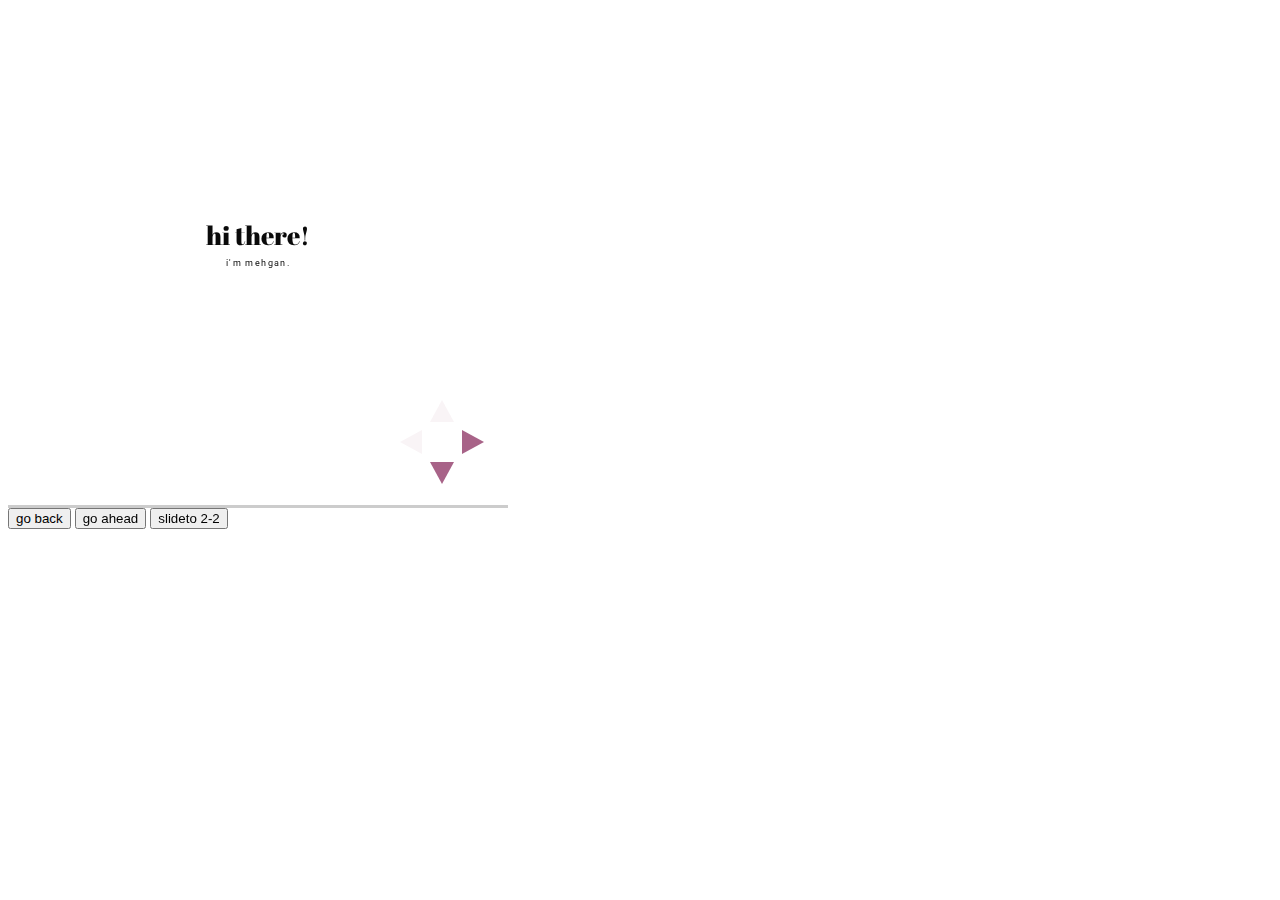
<file: plugin/postmessage/example.html>
<html>
	<body>

		<iframe id="reveal" src="../../index.html" style="border: 0;" width="500" height="500"></iframe>

		<div>
			<input id="back" type="button" value="go back"/>
			<input id="ahead" type="button" value="go ahead"/>
			<input id="slideto" type="button" value="slideto 2-2"/>
		</div>

		<script>

			(function (){

				var back = document.getElementById( 'back' ),
						ahead = document.getElementById( 'ahead' ),
						slideto = document.getElementById( 'slideto' ),
						reveal =  window.frames[0];

					back.addEventListener( 'click', function () {
						
					reveal.postMessage( JSON.stringify({method: 'prev', args: []}), '*' );
				}, false );

				ahead.addEventListener( 'click', function (){
					reveal.postMessage( JSON.stringify({method: 'next', args: []}), '*' );
				}, false );

				slideto.addEventListener( 'click', function (){
					reveal.postMessage( JSON.stringify({method: 'slide', args: [2,2]}), '*' );
				}, false );

			}());

		</script>

	</body>
</html>
</file>
<file: css/reveal.css>
@charset "UTF-8";

/*!
 * reveal.js
 * http://lab.hakim.se/reveal-js
 * MIT licensed
 *
 * Copyright (C) 2014 Hakim El Hattab, http://hakim.se
 */


/*********************************************
 * RESET STYLES
 *********************************************/

html, body, .reveal div, .reveal span, .reveal applet, .reveal object, .reveal iframe,
.reveal h1, .reveal h2, .reveal h3, .reveal h4, .reveal h5, .reveal h6, .reveal p, .reveal blockquote, .reveal pre,
.reveal a, .reveal abbr, .reveal acronym, .reveal address, .reveal big, .reveal cite, .reveal code,
.reveal del, .reveal dfn, .reveal em, .reveal img, .reveal ins, .reveal kbd, .reveal q, .reveal s, .reveal samp,
.reveal small, .reveal strike, .reveal strong, .reveal sub, .reveal sup, .reveal tt, .reveal var,
.reveal b, .reveal u, .reveal i, .reveal center,
.reveal dl, .reveal dt, .reveal dd, .reveal ol, .reveal ul, .reveal li,
.reveal fieldset, .reveal form, .reveal label, .reveal legend,
.reveal table, .reveal caption, .reveal tbody, .reveal tfoot, .reveal thead, .reveal tr, .reveal th, .reveal td,
.reveal article, .reveal aside, .reveal canvas, .reveal details, .reveal embed,
.reveal figure, .reveal figcaption, .reveal footer, .reveal header, .reveal hgroup,
.reveal menu, .reveal nav, .reveal output, .reveal ruby, .reveal section, .reveal summary,
.reveal time, .reveal mark, .reveal audio, video {
	margin: 0;
	padding: 0;
	border: 0;
	font-size: 100%;
	font: inherit;
	vertical-align: baseline;
}

.reveal article, .reveal aside, .reveal details, .reveal figcaption, .reveal figure,
.reveal footer, .reveal header, .reveal hgroup, .reveal menu, .reveal nav, .reveal section {
	display: block;
}


/*********************************************
 * GLOBAL STYLES
 *********************************************/

html,
body {
	width: 100%;
	height: 100%;
	overflow: hidden;
}

body {
	position: relative;
	line-height: 1;
}

::selection {
	background: #FF5E99;
	color: #fff;
	text-shadow: none;
}


/*********************************************
 * HEADERS
 *********************************************/

.reveal h1,
.reveal h2,
.reveal h3,
.reveal h4,
.reveal h5,
.reveal h6 {
	-webkit-hyphens: auto;
	   -moz-hyphens: auto;
	        hyphens: auto;

	word-wrap: break-word;
	line-height: 1;
}

.reveal h1 { font-size: 2.125em; }
.reveal h2 { font-size: 1.5em;	}
.reveal h3 { font-size: 1em;	}
.reveal h4 { font-size: .75em;	}
.reveal h5 { font-size: .65em;  }


/*********************************************
 * VIEW FRAGMENTS
 *********************************************/

.reveal .slides section .fragment {
	opacity: 0;

	-webkit-transition: all .2s ease;
	   -moz-transition: all .2s ease;
	    -ms-transition: all .2s ease;
	     -o-transition: all .2s ease;
	        transition: all .2s ease;
}
	.reveal .slides section .fragment.visible {
		opacity: 1;
	}

.reveal .slides section .fragment.grow {
	opacity: 1;
}
	.reveal .slides section .fragment.grow.visible {
		-webkit-transform: scale( 1.3 );
		   -moz-transform: scale( 1.3 );
		    -ms-transform: scale( 1.3 );
		     -o-transform: scale( 1.3 );
		        transform: scale( 1.3 );
	}

.reveal .slides section .fragment.shrink {
	opacity: 1;
}
	.reveal .slides section .fragment.shrink.visible {
		-webkit-transform: scale( 0.7 );
		   -moz-transform: scale( 0.7 );
		    -ms-transform: scale( 0.7 );
		     -o-transform: scale( 0.7 );
		        transform: scale( 0.7 );
	}

.reveal .slides section .fragment.zoom-in {
	opacity: 0;

	-webkit-transform: scale( 0.1 );
	   -moz-transform: scale( 0.1 );
	    -ms-transform: scale( 0.1 );
	     -o-transform: scale( 0.1 );
	        transform: scale( 0.1 );
}

	.reveal .slides section .fragment.zoom-in.visible {
		opacity: 1;

		-webkit-transform: scale( 1 );
		   -moz-transform: scale( 1 );
		    -ms-transform: scale( 1 );
		     -o-transform: scale( 1 );
		        transform: scale( 1 );
	}

.reveal .slides section .fragment.roll-in {
	opacity: 0;

	-webkit-transform: rotateX( 90deg );
	   -moz-transform: rotateX( 90deg );
	    -ms-transform: rotateX( 90deg );
	     -o-transform: rotateX( 90deg );
	        transform: rotateX( 90deg );
}
	.reveal .slides section .fragment.roll-in.visible {
		opacity: 1;

		-webkit-transform: rotateX( 0 );
		   -moz-transform: rotateX( 0 );
		    -ms-transform: rotateX( 0 );
		     -o-transform: rotateX( 0 );
		        transform: rotateX( 0 );
	}

.reveal .slides section .fragment.fade-out {
	opacity: 1;
}
	.reveal .slides section .fragment.fade-out.visible {
		opacity: 0;
	}

.reveal .slides section .fragment.semi-fade-out {
	opacity: 1;
}
	.reveal .slides section .fragment.semi-fade-out.visible {
		opacity: 0.5;
	}

.reveal .slides section .fragment.current-visible {
	opacity:0;
}

.reveal .slides section .fragment.current-visible.current-fragment {
	opacity:1;
}

.reveal .slides section .fragment.highlight-red,
.reveal .slides section .fragment.highlight-current-red,
.reveal .slides section .fragment.highlight-green,
.reveal .slides section .fragment.highlight-current-green,
.reveal .slides section .fragment.highlight-blue,
.reveal .slides section .fragment.highlight-current-blue {
	opacity: 1;
}
	.reveal .slides section .fragment.highlight-red.visible {
		color: #ff2c2d
	}
	.reveal .slides section .fragment.highlight-green.visible {
		color: #17ff2e;
	}
	.reveal .slides section .fragment.highlight-blue.visible {
		color: #1b91ff;
	}

.reveal .slides section .fragment.highlight-current-red.current-fragment {
	color: #ff2c2d
}
.reveal .slides section .fragment.highlight-current-green.current-fragment {
	color: #17ff2e;
}
.reveal .slides section .fragment.highlight-current-blue.current-fragment {
	color: #1b91ff;
}


/*********************************************
 * DEFAULT ELEMENT STYLES
 *********************************************/

/* Fixes issue in Chrome where italic fonts did not appear when printing to PDF */
.reveal:after {
  content: '';
  font-style: italic;
}

.reveal iframe {
	z-index: 1;
}

/* Ensure certain elements are never larger than the slide itself */
.reveal img,
.reveal video,
.reveal iframe {
	max-width: 100%;
	max-height: 100%;
}
.reveal .mid-width img {
	width: 75%;
}
.reveal .two-imgs img {
	display: inline-block;
	max-width: 49%;
	box-shadow: 0 0 5px rgba(0, 0, 0, 0.15);
	vertical-align: top;
}
.reveal .two-imgs.two-imgs-short img {
	width: 46%;
	margin-top: .5em;
	vertical-align: top;	
}
.reveal .three-imgs img {
	width: 26%;
	box-shadow: 0 0 5px rgba(0, 0, 0, 0.15);
	vertical-align: top;	
}
.reveal img.drop-shadow {
	box-shadow: 0 0 5px rgba(0, 0, 0, 0.15);
}
.reveal .bg-color img {
	background-color: #f3f3f3;
	box-shadow: 0 0 0 rgba(0,0,0,0);
}
.reveal h1 {
	font-family: 'Abril Fatface', cursive; 
	margin-bottom: .4em;
	color: #0a0a0a;
}

a {
	text-decoration: none;
	color: #0a0a0a;
}
a:hover {
	text-decoration: underline;
}

.button {
	font-family: 'Roboto', sans-serif;
	font-weight: bold;
	text-transform: uppercase;
	letter-spacing: 2px;
	background-color: #fff;
	color: #0a0a0a;
	border: 1px solid #0a0a0a !important;
	padding: .67rem 3rem;
  margin-top: 2rem;
  text-decoration: none;
}
.button:hover {
	background-color: #0a0a0a;
	color: #fff;
	text-decoration: none;
}

.button.button--small {
	font-size: .67rem;
	padding: 0.4rem .6rem;
}

/** Prevents layering issues in certain browser/transition combinations */
.reveal a {
	position: relative;
}

.reveal strong,
.reveal b {
	font-weight: bold;
}

.reveal em,
.reveal i {
	font-style: italic;
}

.reveal ol,
.reveal ul {
	display: inline-block;
	text-align: left;
	width: 100%;
	font-family: 'Lora', serif;
	font-size: 18px;
}

.reveal ol {
	list-style-type: decimal;
}

.reveal ul {
	list-style-type: disc;
}

.reveal ul ul {
	list-style-type: square;
}

.reveal ul ul ul {
	list-style-type: circle;
}

.reveal ul ul,
.reveal ul ol,
.reveal ol ol,
.reveal ol ul {
	display: block;
	margin-left: 40px;
}

.reveal .outline {
	padding-left: 30%;
}
.reveal .resume {
	padding-left: 25%;
}
.reveal .resume:nth-child(2) {
	margin-bottom: 2em;
}

.reveal ul li,
.reveal ol li {
	font-size: .9em;
}

.reveal p {
	margin-bottom: 10px;
	line-height: 1.2em;
}

.reveal q,
.reveal blockquote {
	quotes: none;
}

.reveal blockquote {
	display: block;
	position: relative;
	width: 70%;
	margin: 5px auto;
	padding: 5px;

	font-style: italic;
	background: rgba(255, 255, 255, 0.05);
	box-shadow: 0px 0px 2px rgba(0,0,0,0.2);
}
	.reveal blockquote p:first-child,
	.reveal blockquote p:last-child {
		display: inline-block;
	}

.reveal q {
	font-style: italic;
}

.reveal pre {
	display: block;
	position: relative;
	width: 90%;
	margin: 15px auto;

	text-align: left;
	font-size: 0.55em;
	font-family: monospace;
	line-height: 1.2em;

	word-wrap: break-word;

	box-shadow: 0px 0px 6px rgba(0,0,0,0.3);
}
.reveal code {
	font-family: monospace;
}
.reveal pre code {
	padding: 5px;
	overflow: auto;
	max-height: 400px;
	word-wrap: normal;
}
.reveal pre.stretch code {
	height: 100%;
	max-height: 100%;

	-webkit-box-sizing: border-box;
	   -moz-box-sizing: border-box;
	        box-sizing: border-box;
}

.reveal table th,
.reveal table td {
	text-align: left;
	padding-right: .3em;
}

.reveal table th {
	font-weight: bold;
}

.reveal sup {
	vertical-align: super;
}
.reveal sub {
	vertical-align: sub;
}

.reveal small {
	display: inline-block;
	font-size: 0.6em;
	line-height: 1.2em;
	vertical-align: top;
}

.reveal small * {
	vertical-align: top;
}

.reveal .stretch {
	max-width: none;
	max-height: none;
}


/*********************************************
 * CONTROLS
 *********************************************/

.reveal .controls {
	display: none;
	position: fixed;
	width: 110px;
	height: 110px;
	z-index: 30;
	right: 10px;
	bottom: 10px;
}

.reveal .controls div {
	position: absolute;
	opacity: 0.05;
	width: 0;
	height: 0;
	border: 12px solid transparent;

	-moz-transform: scale(.9999);

	-webkit-transition: all 0.2s ease;
	   -moz-transition: all 0.2s ease;
	    -ms-transition: all 0.2s ease;
	     -o-transition: all 0.2s ease;
	        transition: all 0.2s ease;
}

.reveal .controls div.enabled {
	opacity: 0.7;
	cursor: pointer;
}

.reveal .controls div.enabled:active {
	margin-top: 1px;
}

	.reveal .controls div.navigate-left {
		top: 42px;

		border-right-width: 22px;
		border-right-color: #eee;
	}
		.reveal .controls div.navigate-left.fragmented {
			opacity: 0.3;
		}

	.reveal .controls div.navigate-right {
		left: 74px;
		top: 42px;

		border-left-width: 22px;
		border-left-color: #eee;
	}
		.reveal .controls div.navigate-right.fragmented {
			opacity: 0.3;
		}

	.reveal .controls div.navigate-up {
		left: 42px;

		border-bottom-width: 22px;
		border-bottom-color: #eee;
	}
		.reveal .controls div.navigate-up.fragmented {
			opacity: 0.3;
		}

	.reveal .controls div.navigate-down {
		left: 42px;
		top: 74px;

		border-top-width: 22px;
		border-top-color: #eee;
	}
		.reveal .controls div.navigate-down.fragmented {
			opacity: 0.3;
		}


/*********************************************
 * PROGRESS BAR
 *********************************************/

.reveal .progress {
	position: fixed;
	display: none;
	height: 3px;
	width: 100%;
	bottom: 0;
	left: 0;
	z-index: 10;
}
	.reveal .progress:after {
		content: '';
		display: 'block';
		position: absolute;
		height: 20px;
		width: 100%;
		top: -20px;
	}
	.reveal .progress span {
		display: block;
		height: 100%;
		width: 0px;

		-webkit-transition: width 800ms cubic-bezier(0.260, 0.860, 0.440, 0.985);
		   -moz-transition: width 800ms cubic-bezier(0.260, 0.860, 0.440, 0.985);
		    -ms-transition: width 800ms cubic-bezier(0.260, 0.860, 0.440, 0.985);
		     -o-transition: width 800ms cubic-bezier(0.260, 0.860, 0.440, 0.985);
		        transition: width 800ms cubic-bezier(0.260, 0.860, 0.440, 0.985);
	}

/*********************************************
 * SLIDE NUMBER
 *********************************************/

.reveal .slide-number {
	position: fixed;
	display: block;
	right: 15px;
	bottom: 15px;
	opacity: 0.5;
	z-index: 31;
	font-size: 12px;
}

/*********************************************
 * SLIDES
 *********************************************/

.reveal {
	position: relative;
	width: 100%;
	height: 100%;

	-ms-touch-action: none;
}

.reveal .slides {
	position: absolute;
	width: 100%;
	height: 100%;
	left: 50%;
	top: 50%;

	overflow: visible;
	z-index: 1;
	text-align: center;

	-webkit-transition: -webkit-perspective .4s ease;
	   -moz-transition: -moz-perspective .4s ease;
	    -ms-transition: -ms-perspective .4s ease;
	     -o-transition: -o-perspective .4s ease;
	        transition: perspective .4s ease;

	-webkit-perspective: 600px;
	   -moz-perspective: 600px;
	    -ms-perspective: 600px;
	        perspective: 600px;

	-webkit-perspective-origin: 0px -100px;
	   -moz-perspective-origin: 0px -100px;
	    -ms-perspective-origin: 0px -100px;
	        perspective-origin: 0px -100px;
}

.reveal .slides>section {
	-ms-perspective: 600px;
}

.reveal .slides>section,
.reveal .slides>section>section {
	display: none;
	position: absolute;
	width: 100%;
	padding: 0px;

	z-index: 10;
	line-height: 1.2em;
	font-weight: inherit;

	-webkit-transform-style: preserve-3d;
	   -moz-transform-style: preserve-3d;
	    -ms-transform-style: preserve-3d;
	        transform-style: preserve-3d;

	-webkit-transition: -webkit-transform-origin 800ms cubic-bezier(0.260, 0.860, 0.440, 0.985),
						-webkit-transform 800ms cubic-bezier(0.260, 0.860, 0.440, 0.985),
						visibility 800ms cubic-bezier(0.260, 0.860, 0.440, 0.985),
						opacity 800ms cubic-bezier(0.260, 0.860, 0.440, 0.985);
	   -moz-transition: -moz-transform-origin 800ms cubic-bezier(0.260, 0.860, 0.440, 0.985),
						-moz-transform 800ms cubic-bezier(0.260, 0.860, 0.440, 0.985),
						visibility 800ms cubic-bezier(0.260, 0.860, 0.440, 0.985),
						opacity 800ms cubic-bezier(0.260, 0.860, 0.440, 0.985);
	    -ms-transition: -ms-transform-origin 800ms cubic-bezier(0.260, 0.860, 0.440, 0.985),
						-ms-transform 800ms cubic-bezier(0.260, 0.860, 0.440, 0.985),
						visibility 800ms cubic-bezier(0.260, 0.860, 0.440, 0.985),
						opacity 800ms cubic-bezier(0.260, 0.860, 0.440, 0.985);
	     -o-transition: -o-transform-origin 800ms cubic-bezier(0.260, 0.860, 0.440, 0.985),
						-o-transform 800ms cubic-bezier(0.260, 0.860, 0.440, 0.985),
						visibility 800ms cubic-bezier(0.260, 0.860, 0.440, 0.985),
						opacity 800ms cubic-bezier(0.260, 0.860, 0.440, 0.985);
	        transition: transform-origin 800ms cubic-bezier(0.260, 0.860, 0.440, 0.985),
						transform 800ms cubic-bezier(0.260, 0.860, 0.440, 0.985),
						visibility 800ms cubic-bezier(0.260, 0.860, 0.440, 0.985),
						opacity 800ms cubic-bezier(0.260, 0.860, 0.440, 0.985);
}

/* Global transition speed settings */
.reveal[data-transition-speed="fast"] .slides section {
	-webkit-transition-duration: 400ms;
	   -moz-transition-duration: 400ms;
	    -ms-transition-duration: 400ms;
	        transition-duration: 400ms;
}
.reveal[data-transition-speed="slow"] .slides section {
	-webkit-transition-duration: 1200ms;
	   -moz-transition-duration: 1200ms;
	    -ms-transition-duration: 1200ms;
	        transition-duration: 1200ms;
}

/* Slide-specific transition speed overrides */
.reveal .slides section[data-transition-speed="fast"] {
	-webkit-transition-duration: 400ms;
	   -moz-transition-duration: 400ms;
	    -ms-transition-duration: 400ms;
	        transition-duration: 400ms;
}
.reveal .slides section[data-transition-speed="slow"] {
	-webkit-transition-duration: 1200ms;
	   -moz-transition-duration: 1200ms;
	    -ms-transition-duration: 1200ms;
	        transition-duration: 1200ms;
}

.reveal .slides>section {
	left: -50%;
	top: -50%;
}

.reveal .slides>section.stack {
	padding-top: 0;
	padding-bottom: 0;
}

.reveal .slides>section.present,
.reveal .slides>section>section.present {
	display: block;
	z-index: 11;
	opacity: 1;
}

.reveal.center,
.reveal.center .slides,
.reveal.center .slides section {
	min-height: auto !important;
}

/* Don't allow interaction with invisible slides */
.reveal .slides>section.future,
.reveal .slides>section>section.future,
.reveal .slides>section.past,
.reveal .slides>section>section.past {
	pointer-events: none;
}

.reveal.overview .slides>section,
.reveal.overview .slides>section>section {
	pointer-events: auto;
}



/*********************************************
 * DEFAULT TRANSITION
 *********************************************/

.reveal .slides>section[data-transition=default].past,
.reveal .slides>section.past {
	display: block;
	opacity: 0;

	-webkit-transform: translate3d(-100%, 0, 0) rotateY(-90deg) translate3d(-100%, 0, 0);
	   -moz-transform: translate3d(-100%, 0, 0) rotateY(-90deg) translate3d(-100%, 0, 0);
	    -ms-transform: translate3d(-100%, 0, 0) rotateY(-90deg) translate3d(-100%, 0, 0);
	        transform: translate3d(-100%, 0, 0) rotateY(-90deg) translate3d(-100%, 0, 0);
}
.reveal .slides>section[data-transition=default].future,
.reveal .slides>section.future {
	display: block;
	opacity: 0;

	-webkit-transform: translate3d(100%, 0, 0) rotateY(90deg) translate3d(100%, 0, 0);
	   -moz-transform: translate3d(100%, 0, 0) rotateY(90deg) translate3d(100%, 0, 0);
	    -ms-transform: translate3d(100%, 0, 0) rotateY(90deg) translate3d(100%, 0, 0);
	        transform: translate3d(100%, 0, 0) rotateY(90deg) translate3d(100%, 0, 0);
}

.reveal .slides>section>section[data-transition=default].past,
.reveal .slides>section>section.past {
	display: block;
	opacity: 0;

	-webkit-transform: translate3d(0, -300px, 0) rotateX(70deg) translate3d(0, -300px, 0);
	   -moz-transform: translate3d(0, -300px, 0) rotateX(70deg) translate3d(0, -300px, 0);
	    -ms-transform: translate3d(0, -300px, 0) rotateX(70deg) translate3d(0, -300px, 0);
	        transform: translate3d(0, -300px, 0) rotateX(70deg) translate3d(0, -300px, 0);
}
.reveal .slides>section>section[data-transition=default].future,
.reveal .slides>section>section.future {
	display: block;
	opacity: 0;

	-webkit-transform: translate3d(0, 300px, 0) rotateX(-70deg) translate3d(0, 300px, 0);
	   -moz-transform: translate3d(0, 300px, 0) rotateX(-70deg) translate3d(0, 300px, 0);
	    -ms-transform: translate3d(0, 300px, 0) rotateX(-70deg) translate3d(0, 300px, 0);
	        transform: translate3d(0, 300px, 0) rotateX(-70deg) translate3d(0, 300px, 0);
}


/*********************************************
 * CONCAVE TRANSITION
 *********************************************/

.reveal .slides>section[data-transition=concave].past,
.reveal.concave  .slides>section.past {
	-webkit-transform: translate3d(-100%, 0, 0) rotateY(90deg) translate3d(-100%, 0, 0);
	   -moz-transform: translate3d(-100%, 0, 0) rotateY(90deg) translate3d(-100%, 0, 0);
	    -ms-transform: translate3d(-100%, 0, 0) rotateY(90deg) translate3d(-100%, 0, 0);
	        transform: translate3d(-100%, 0, 0) rotateY(90deg) translate3d(-100%, 0, 0);
}
.reveal .slides>section[data-transition=concave].future,
.reveal.concave .slides>section.future {
	-webkit-transform: translate3d(100%, 0, 0) rotateY(-90deg) translate3d(100%, 0, 0);
	   -moz-transform: translate3d(100%, 0, 0) rotateY(-90deg) translate3d(100%, 0, 0);
	    -ms-transform: translate3d(100%, 0, 0) rotateY(-90deg) translate3d(100%, 0, 0);
	        transform: translate3d(100%, 0, 0) rotateY(-90deg) translate3d(100%, 0, 0);
}

.reveal .slides>section>section[data-transition=concave].past,
.reveal.concave .slides>section>section.past {
	-webkit-transform: translate3d(0, -80%, 0) rotateX(-70deg) translate3d(0, -80%, 0);
	   -moz-transform: translate3d(0, -80%, 0) rotateX(-70deg) translate3d(0, -80%, 0);
	    -ms-transform: translate3d(0, -80%, 0) rotateX(-70deg) translate3d(0, -80%, 0);
	        transform: translate3d(0, -80%, 0) rotateX(-70deg) translate3d(0, -80%, 0);
}
.reveal .slides>section>section[data-transition=concave].future,
.reveal.concave .slides>section>section.future {
	-webkit-transform: translate3d(0, 80%, 0) rotateX(70deg) translate3d(0, 80%, 0);
	   -moz-transform: translate3d(0, 80%, 0) rotateX(70deg) translate3d(0, 80%, 0);
	    -ms-transform: translate3d(0, 80%, 0) rotateX(70deg) translate3d(0, 80%, 0);
	        transform: translate3d(0, 80%, 0) rotateX(70deg) translate3d(0, 80%, 0);
}


/*********************************************
 * ZOOM TRANSITION
 *********************************************/

.reveal .slides>section[data-transition=zoom],
.reveal.zoom .slides>section {
	-webkit-transition-timing-function: ease;
	   -moz-transition-timing-function: ease;
	    -ms-transition-timing-function: ease;
	     -o-transition-timing-function: ease;
	        transition-timing-function: ease;
}

.reveal .slides>section[data-transition=zoom].past,
.reveal.zoom .slides>section.past {
	opacity: 0;
	visibility: hidden;

	-webkit-transform: scale(16);
	   -moz-transform: scale(16);
	    -ms-transform: scale(16);
	     -o-transform: scale(16);
	        transform: scale(16);
}
.reveal .slides>section[data-transition=zoom].future,
.reveal.zoom .slides>section.future {
	opacity: 0;
	visibility: hidden;

	-webkit-transform: scale(0.2);
	   -moz-transform: scale(0.2);
	    -ms-transform: scale(0.2);
	     -o-transform: scale(0.2);
	        transform: scale(0.2);
}

.reveal .slides>section>section[data-transition=zoom].past,
.reveal.zoom .slides>section>section.past {
	-webkit-transform: translate(0, -150%);
	   -moz-transform: translate(0, -150%);
	    -ms-transform: translate(0, -150%);
	     -o-transform: translate(0, -150%);
	        transform: translate(0, -150%);
}
.reveal .slides>section>section[data-transition=zoom].future,
.reveal.zoom .slides>section>section.future {
	-webkit-transform: translate(0, 150%);
	   -moz-transform: translate(0, 150%);
	    -ms-transform: translate(0, 150%);
	     -o-transform: translate(0, 150%);
	        transform: translate(0, 150%);
}


/*********************************************
 * LINEAR TRANSITION
 *********************************************/

.reveal.linear section {
	-webkit-backface-visibility: hidden;
	   -moz-backface-visibility: hidden;
	    -ms-backface-visibility: hidden;
	        backface-visibility: hidden;
}

.reveal .slides>section[data-transition=linear].past,
.reveal.linear .slides>section.past {
	-webkit-transform: translate(-150%, 0);
	   -moz-transform: translate(-150%, 0);
	    -ms-transform: translate(-150%, 0);
	     -o-transform: translate(-150%, 0);
	        transform: translate(-150%, 0);
}
.reveal .slides>section[data-transition=linear].future,
.reveal.linear .slides>section.future {
	-webkit-transform: translate(150%, 0);
	   -moz-transform: translate(150%, 0);
	    -ms-transform: translate(150%, 0);
	     -o-transform: translate(150%, 0);
	        transform: translate(150%, 0);
}

.reveal .slides>section>section[data-transition=linear].past,
.reveal.linear .slides>section>section.past {
	-webkit-transform: translate(0, -150%);
	   -moz-transform: translate(0, -150%);
	    -ms-transform: translate(0, -150%);
	     -o-transform: translate(0, -150%);
	        transform: translate(0, -150%);
}
.reveal .slides>section>section[data-transition=linear].future,
.reveal.linear .slides>section>section.future {
	-webkit-transform: translate(0, 150%);
	   -moz-transform: translate(0, 150%);
	    -ms-transform: translate(0, 150%);
	     -o-transform: translate(0, 150%);
	        transform: translate(0, 150%);
}


/*********************************************
 * CUBE TRANSITION
 *********************************************/

.reveal.cube .slides {
	-webkit-perspective: 1300px;
	   -moz-perspective: 1300px;
	    -ms-perspective: 1300px;
	        perspective: 1300px;
}

.reveal.cube .slides section {
	padding: 30px;
	min-height: 700px;

	-webkit-backface-visibility: hidden;
	   -moz-backface-visibility: hidden;
	    -ms-backface-visibility: hidden;
	        backface-visibility: hidden;

	-webkit-box-sizing: border-box;
	   -moz-box-sizing: border-box;
	        box-sizing: border-box;
}
	.reveal.center.cube .slides section {
		min-height: auto;
	}
	.reveal.cube .slides section:not(.stack):before {
		content: '';
		position: absolute;
		display: block;
		width: 100%;
		height: 100%;
		left: 0;
		top: 0;
		background: rgba(0,0,0,0.1);
		border-radius: 4px;

		-webkit-transform: translateZ( -20px );
		   -moz-transform: translateZ( -20px );
		    -ms-transform: translateZ( -20px );
		     -o-transform: translateZ( -20px );
		        transform: translateZ( -20px );
	}
	.reveal.cube .slides section:not(.stack):after {
		content: '';
		position: absolute;
		display: block;
		width: 90%;
		height: 30px;
		left: 5%;
		bottom: 0;
		background: none;
		z-index: 1;

		border-radius: 4px;
		box-shadow: 0px 95px 25px rgba(0,0,0,0.2);

		-webkit-transform: translateZ(-90px) rotateX( 65deg );
		   -moz-transform: translateZ(-90px) rotateX( 65deg );
		    -ms-transform: translateZ(-90px) rotateX( 65deg );
		     -o-transform: translateZ(-90px) rotateX( 65deg );
		        transform: translateZ(-90px) rotateX( 65deg );
	}

.reveal.cube .slides>section.stack {
	padding: 0;
	background: none;
}

.reveal.cube .slides>section.past {
	-webkit-transform-origin: 100% 0%;
	   -moz-transform-origin: 100% 0%;
	    -ms-transform-origin: 100% 0%;
	        transform-origin: 100% 0%;

	-webkit-transform: translate3d(-100%, 0, 0) rotateY(-90deg);
	   -moz-transform: translate3d(-100%, 0, 0) rotateY(-90deg);
	    -ms-transform: translate3d(-100%, 0, 0) rotateY(-90deg);
	        transform: translate3d(-100%, 0, 0) rotateY(-90deg);
}

.reveal.cube .slides>section.future {
	-webkit-transform-origin: 0% 0%;
	   -moz-transform-origin: 0% 0%;
	    -ms-transform-origin: 0% 0%;
	        transform-origin: 0% 0%;

	-webkit-transform: translate3d(100%, 0, 0) rotateY(90deg);
	   -moz-transform: translate3d(100%, 0, 0) rotateY(90deg);
	    -ms-transform: translate3d(100%, 0, 0) rotateY(90deg);
	        transform: translate3d(100%, 0, 0) rotateY(90deg);
}

.reveal.cube .slides>section>section.past {
	-webkit-transform-origin: 0% 100%;
	   -moz-transform-origin: 0% 100%;
	    -ms-transform-origin: 0% 100%;
	        transform-origin: 0% 100%;

	-webkit-transform: translate3d(0, -100%, 0) rotateX(90deg);
	   -moz-transform: translate3d(0, -100%, 0) rotateX(90deg);
	    -ms-transform: translate3d(0, -100%, 0) rotateX(90deg);
	        transform: translate3d(0, -100%, 0) rotateX(90deg);
}

.reveal.cube .slides>section>section.future {
	-webkit-transform-origin: 0% 0%;
	   -moz-transform-origin: 0% 0%;
	    -ms-transform-origin: 0% 0%;
	        transform-origin: 0% 0%;

	-webkit-transform: translate3d(0, 100%, 0) rotateX(-90deg);
	   -moz-transform: translate3d(0, 100%, 0) rotateX(-90deg);
	    -ms-transform: translate3d(0, 100%, 0) rotateX(-90deg);
	        transform: translate3d(0, 100%, 0) rotateX(-90deg);
}


/*********************************************
 * PAGE TRANSITION
 *********************************************/

.reveal.page .slides {
	-webkit-perspective-origin: 0% 50%;
	   -moz-perspective-origin: 0% 50%;
	    -ms-perspective-origin: 0% 50%;
	        perspective-origin: 0% 50%;

	-webkit-perspective: 3000px;
	   -moz-perspective: 3000px;
	    -ms-perspective: 3000px;
	        perspective: 3000px;
}

.reveal.page .slides section {
	padding: 30px;
	min-height: 700px;

	-webkit-box-sizing: border-box;
	   -moz-box-sizing: border-box;
	        box-sizing: border-box;
}
	.reveal.page .slides section.past {
		z-index: 12;
	}
	.reveal.page .slides section:not(.stack):before {
		content: '';
		position: absolute;
		display: block;
		width: 100%;
		height: 100%;
		left: 0;
		top: 0;
		background: rgba(0,0,0,0.1);

		-webkit-transform: translateZ( -20px );
		   -moz-transform: translateZ( -20px );
		    -ms-transform: translateZ( -20px );
		     -o-transform: translateZ( -20px );
		        transform: translateZ( -20px );
	}
	.reveal.page .slides section:not(.stack):after {
		content: '';
		position: absolute;
		display: block;
		width: 90%;
		height: 30px;
		left: 5%;
		bottom: 0;
		background: none;
		z-index: 1;

		border-radius: 4px;
		box-shadow: 0px 95px 25px rgba(0,0,0,0.2);

		-webkit-transform: translateZ(-90px) rotateX( 65deg );
	}

.reveal.page .slides>section.stack {
	padding: 0;
	background: none;
}

.reveal.page .slides>section.past {
	-webkit-transform-origin: 0% 0%;
	   -moz-transform-origin: 0% 0%;
	    -ms-transform-origin: 0% 0%;
	        transform-origin: 0% 0%;

	-webkit-transform: translate3d(-40%, 0, 0) rotateY(-80deg);
	   -moz-transform: translate3d(-40%, 0, 0) rotateY(-80deg);
	    -ms-transform: translate3d(-40%, 0, 0) rotateY(-80deg);
	        transform: translate3d(-40%, 0, 0) rotateY(-80deg);
}

.reveal.page .slides>section.future {
	-webkit-transform-origin: 100% 0%;
	   -moz-transform-origin: 100% 0%;
	    -ms-transform-origin: 100% 0%;
	        transform-origin: 100% 0%;

	-webkit-transform: translate3d(0, 0, 0);
	   -moz-transform: translate3d(0, 0, 0);
	    -ms-transform: translate3d(0, 0, 0);
	        transform: translate3d(0, 0, 0);
}

.reveal.page .slides>section>section.past {
	-webkit-transform-origin: 0% 0%;
	   -moz-transform-origin: 0% 0%;
	    -ms-transform-origin: 0% 0%;
	        transform-origin: 0% 0%;

	-webkit-transform: translate3d(0, -40%, 0) rotateX(80deg);
	   -moz-transform: translate3d(0, -40%, 0) rotateX(80deg);
	    -ms-transform: translate3d(0, -40%, 0) rotateX(80deg);
	        transform: translate3d(0, -40%, 0) rotateX(80deg);
}

.reveal.page .slides>section>section.future {
	-webkit-transform-origin: 0% 100%;
	   -moz-transform-origin: 0% 100%;
	    -ms-transform-origin: 0% 100%;
	        transform-origin: 0% 100%;

	-webkit-transform: translate3d(0, 0, 0);
	   -moz-transform: translate3d(0, 0, 0);
	    -ms-transform: translate3d(0, 0, 0);
	        transform: translate3d(0, 0, 0);
}


/*********************************************
 * FADE TRANSITION
 *********************************************/

.reveal .slides section[data-transition=fade],
.reveal.fade .slides section,
.reveal.fade .slides>section>section {
    -webkit-transform: none;
	   -moz-transform: none;
	    -ms-transform: none;
	     -o-transform: none;
	        transform: none;

	-webkit-transition: opacity 0.5s;
	   -moz-transition: opacity 0.5s;
	    -ms-transition: opacity 0.5s;
	     -o-transition: opacity 0.5s;
	        transition: opacity 0.5s;
}


.reveal.fade.overview .slides section,
.reveal.fade.overview .slides>section>section,
.reveal.fade.overview-deactivating .slides section,
.reveal.fade.overview-deactivating .slides>section>section {
	-webkit-transition: none;
	   -moz-transition: none;
	    -ms-transition: none;
	     -o-transition: none;
	        transition: none;
}


/*********************************************
 * NO TRANSITION
 *********************************************/

.reveal .slides section[data-transition=none],
.reveal.none .slides section {
	-webkit-transform: none;
	   -moz-transform: none;
	    -ms-transform: none;
	     -o-transform: none;
	        transform: none;

	-webkit-transition: none;
	   -moz-transition: none;
	    -ms-transition: none;
	     -o-transition: none;
	        transition: none;
}


/*********************************************
 * OVERVIEW
 *********************************************/

.reveal.overview .slides {
	-webkit-perspective-origin: 0% 0%;
	   -moz-perspective-origin: 0% 0%;
	    -ms-perspective-origin: 0% 0%;
	        perspective-origin: 0% 0%;

	-webkit-perspective: 700px;
	   -moz-perspective: 700px;
	    -ms-perspective: 700px;
	        perspective: 700px;
}

.reveal.overview .slides section {
	height: 600px;
	top: -300px !important;
	overflow: hidden;
	opacity: 1 !important;
	visibility: visible !important;
	cursor: pointer;
	background: rgba(0,0,0,0.1);
}
.reveal.overview .slides section .fragment {
	opacity: 1;
}
.reveal.overview .slides section:after,
.reveal.overview .slides section:before {
	display: none !important;
}
.reveal.overview .slides section>section {
	opacity: 1;
	cursor: pointer;
}
	.reveal.overview .slides section:hover {
		background: rgba(0,0,0,0.3);
	}
	.reveal.overview .slides section.present {
		background: rgba(0,0,0,0.3);
	}
.reveal.overview .slides>section.stack {
	padding: 0;
	top: 0 !important;
	background: none;
	overflow: visible;
}


/*********************************************
 * PAUSED MODE
 *********************************************/

.reveal .pause-overlay {
	position: absolute;
	top: 0;
	left: 0;
	width: 100%;
	height: 100%;
	background: black;
	visibility: hidden;
	opacity: 0;
	z-index: 100;

	-webkit-transition: all 1s ease;
	   -moz-transition: all 1s ease;
	    -ms-transition: all 1s ease;
	     -o-transition: all 1s ease;
	        transition: all 1s ease;
}
.reveal.paused .pause-overlay {
	visibility: visible;
	opacity: 1;
}


/*********************************************
 * FALLBACK
 *********************************************/

.no-transforms {
	overflow-y: auto;
}

.no-transforms .reveal .slides {
	position: relative;
	width: 80%;
	height: auto !important;
	top: 0;
	left: 50%;
	margin: 0;
	text-align: center;
}

.no-transforms .reveal .controls,
.no-transforms .reveal .progress {
	display: none !important;
}

.no-transforms .reveal .slides section {
	display: block !important;
	opacity: 1 !important;
	position: relative !important;
	height: auto;
	min-height: auto;
	top: 0;
	left: -50%;
	margin: 70px 0;

	-webkit-transform: none;
	   -moz-transform: none;
	    -ms-transform: none;
	     -o-transform: none;
	        transform: none;
}

.no-transforms .reveal .slides section section {
	left: 0;
}

.reveal .no-transition,
.reveal .no-transition * {
	-webkit-transition: none !important;
	   -moz-transition: none !important;
	    -ms-transition: none !important;
	     -o-transition: none !important;
	        transition: none !important;
}


/*********************************************
 * BACKGROUND STATES [DEPRECATED]
 *********************************************/

.reveal .state-background {
	position: absolute;
	width: 100%;
	height: 100%;
	background: rgba( 0, 0, 0, 0 );

	-webkit-transition: background 800ms ease;
	   -moz-transition: background 800ms ease;
	    -ms-transition: background 800ms ease;
	     -o-transition: background 800ms ease;
	        transition: background 800ms ease;
}
.alert .reveal .state-background {
	background: rgba( 200, 50, 30, 0.6 );
}
.soothe .reveal .state-background {
	background: rgba( 50, 200, 90, 0.4 );
}
.blackout .reveal .state-background {
	background: rgba( 0, 0, 0, 0.6 );
}
.whiteout .reveal .state-background {
	background: rgba( 255, 255, 255, 0.6 );
}
.cobalt .reveal .state-background {
	background: rgba( 22, 152, 213, 0.6 );
}
.mint .reveal .state-background {
	background: rgba( 22, 213, 75, 0.6 );
}
.submerge .reveal .state-background {
	background: rgba( 12, 25, 77, 0.6);
}
.lila .reveal .state-background {
	background: rgba( 180, 50, 140, 0.6 );
}
.sunset .reveal .state-background {
	background: rgba( 255, 122, 0, 0.6 );
}


/*********************************************
 * PER-SLIDE BACKGROUNDS
 *********************************************/

.reveal>.backgrounds {
	position: absolute;
	width: 100%;
	height: 100%;

	-webkit-perspective: 600px;
	   -moz-perspective: 600px;
	    -ms-perspective: 600px;
	        perspective: 600px;
}
	.reveal .slide-background {
		position: absolute;
		width: 100%;
		height: 100%;
		opacity: 0;
		visibility: hidden;

		background-color: rgba( 0, 0, 0, 0 );
		background-position: 50% 50%;
		background-repeat: no-repeat;
		background-size: cover;

		-webkit-transition: all 800ms cubic-bezier(0.260, 0.860, 0.440, 0.985);
		   -moz-transition: all 800ms cubic-bezier(0.260, 0.860, 0.440, 0.985);
		    -ms-transition: all 800ms cubic-bezier(0.260, 0.860, 0.440, 0.985);
		     -o-transition: all 800ms cubic-bezier(0.260, 0.860, 0.440, 0.985);
		        transition: all 800ms cubic-bezier(0.260, 0.860, 0.440, 0.985);
	}
	.reveal .slide-background.present {
		opacity: 1;
		visibility: visible;
	}

	.print-pdf .reveal .slide-background {
		opacity: 1 !important;
		visibility: visible !important;
	}

/* Immediate transition style */
.reveal[data-background-transition=none]>.backgrounds .slide-background,
.reveal>.backgrounds .slide-background[data-background-transition=none] {
	-webkit-transition: none;
	   -moz-transition: none;
	    -ms-transition: none;
	     -o-transition: none;
	        transition: none;
}

/* 2D slide */
.reveal[data-background-transition=slide]>.backgrounds .slide-background,
.reveal>.backgrounds .slide-background[data-background-transition=slide] {
	opacity: 1;

	-webkit-backface-visibility: hidden;
	   -moz-backface-visibility: hidden;
	    -ms-backface-visibility: hidden;
	        backface-visibility: hidden;
}
	.reveal[data-background-transition=slide]>.backgrounds .slide-background.past,
	.reveal>.backgrounds .slide-background.past[data-background-transition=slide] {
		-webkit-transform: translate(-100%, 0);
		   -moz-transform: translate(-100%, 0);
		    -ms-transform: translate(-100%, 0);
		     -o-transform: translate(-100%, 0);
		        transform: translate(-100%, 0);
	}
	.reveal[data-background-transition=slide]>.backgrounds .slide-background.future,
	.reveal>.backgrounds .slide-background.future[data-background-transition=slide] {
		-webkit-transform: translate(100%, 0);
		   -moz-transform: translate(100%, 0);
		    -ms-transform: translate(100%, 0);
		     -o-transform: translate(100%, 0);
		        transform: translate(100%, 0);
	}

	.reveal[data-background-transition=slide]>.backgrounds .slide-background>.slide-background.past,
	.reveal>.backgrounds .slide-background>.slide-background.past[data-background-transition=slide] {
		-webkit-transform: translate(0, -100%);
		   -moz-transform: translate(0, -100%);
		    -ms-transform: translate(0, -100%);
		     -o-transform: translate(0, -100%);
		        transform: translate(0, -100%);
	}
	.reveal[data-background-transition=slide]>.backgrounds .slide-background>.slide-background.future,
	.reveal>.backgrounds .slide-background>.slide-background.future[data-background-transition=slide] {
		-webkit-transform: translate(0, 100%);
		   -moz-transform: translate(0, 100%);
		    -ms-transform: translate(0, 100%);
		     -o-transform: translate(0, 100%);
		        transform: translate(0, 100%);
	}


/* Convex */
.reveal[data-background-transition=convex]>.backgrounds .slide-background.past,
.reveal>.backgrounds .slide-background.past[data-background-transition=convex] {
	opacity: 0;

	-webkit-transform: translate3d(-100%, 0, 0) rotateY(-90deg) translate3d(-100%, 0, 0);
	   -moz-transform: translate3d(-100%, 0, 0) rotateY(-90deg) translate3d(-100%, 0, 0);
	    -ms-transform: translate3d(-100%, 0, 0) rotateY(-90deg) translate3d(-100%, 0, 0);
	        transform: translate3d(-100%, 0, 0) rotateY(-90deg) translate3d(-100%, 0, 0);
}
.reveal[data-background-transition=convex]>.backgrounds .slide-background.future,
.reveal>.backgrounds .slide-background.future[data-background-transition=convex] {
	opacity: 0;

	-webkit-transform: translate3d(100%, 0, 0) rotateY(90deg) translate3d(100%, 0, 0);
	   -moz-transform: translate3d(100%, 0, 0) rotateY(90deg) translate3d(100%, 0, 0);
	    -ms-transform: translate3d(100%, 0, 0) rotateY(90deg) translate3d(100%, 0, 0);
	        transform: translate3d(100%, 0, 0) rotateY(90deg) translate3d(100%, 0, 0);
}

.reveal[data-background-transition=convex]>.backgrounds .slide-background>.slide-background.past,
.reveal>.backgrounds .slide-background>.slide-background.past[data-background-transition=convex] {
	opacity: 0;

	-webkit-transform: translate3d(0, -100%, 0) rotateX(90deg) translate3d(0, -100%, 0);
	   -moz-transform: translate3d(0, -100%, 0) rotateX(90deg) translate3d(0, -100%, 0);
	    -ms-transform: translate3d(0, -100%, 0) rotateX(90deg) translate3d(0, -100%, 0);
	        transform: translate3d(0, -100%, 0) rotateX(90deg) translate3d(0, -100%, 0);
}
.reveal[data-background-transition=convex]>.backgrounds .slide-background>.slide-background.future,
.reveal>.backgrounds .slide-background>.slide-background.future[data-background-transition=convex] {
	opacity: 0;

	-webkit-transform: translate3d(0, 100%, 0) rotateX(-90deg) translate3d(0, 100%, 0);
	   -moz-transform: translate3d(0, 100%, 0) rotateX(-90deg) translate3d(0, 100%, 0);
	    -ms-transform: translate3d(0, 100%, 0) rotateX(-90deg) translate3d(0, 100%, 0);
	        transform: translate3d(0, 100%, 0) rotateX(-90deg) translate3d(0, 100%, 0);
}


/* Concave */
.reveal[data-background-transition=concave]>.backgrounds .slide-background.past,
.reveal>.backgrounds .slide-background.past[data-background-transition=concave] {
	opacity: 0;

	-webkit-transform: translate3d(-100%, 0, 0) rotateY(90deg) translate3d(-100%, 0, 0);
	   -moz-transform: translate3d(-100%, 0, 0) rotateY(90deg) translate3d(-100%, 0, 0);
	    -ms-transform: translate3d(-100%, 0, 0) rotateY(90deg) translate3d(-100%, 0, 0);
	        transform: translate3d(-100%, 0, 0) rotateY(90deg) translate3d(-100%, 0, 0);
}
.reveal[data-background-transition=concave]>.backgrounds .slide-background.future,
.reveal>.backgrounds .slide-background.future[data-background-transition=concave] {
	opacity: 0;

	-webkit-transform: translate3d(100%, 0, 0) rotateY(-90deg) translate3d(100%, 0, 0);
	   -moz-transform: translate3d(100%, 0, 0) rotateY(-90deg) translate3d(100%, 0, 0);
	    -ms-transform: translate3d(100%, 0, 0) rotateY(-90deg) translate3d(100%, 0, 0);
	        transform: translate3d(100%, 0, 0) rotateY(-90deg) translate3d(100%, 0, 0);
}

.reveal[data-background-transition=concave]>.backgrounds .slide-background>.slide-background.past,
.reveal>.backgrounds .slide-background>.slide-background.past[data-background-transition=concave] {
	opacity: 0;

	-webkit-transform: translate3d(0, -100%, 0) rotateX(-90deg) translate3d(0, -100%, 0);
	   -moz-transform: translate3d(0, -100%, 0) rotateX(-90deg) translate3d(0, -100%, 0);
	    -ms-transform: translate3d(0, -100%, 0) rotateX(-90deg) translate3d(0, -100%, 0);
	        transform: translate3d(0, -100%, 0) rotateX(-90deg) translate3d(0, -100%, 0);
}
.reveal[data-background-transition=concave]>.backgrounds .slide-background>.slide-background.future,
.reveal>.backgrounds .slide-background>.slide-background.future[data-background-transition=concave] {
	opacity: 0;

	-webkit-transform: translate3d(0, 100%, 0) rotateX(90deg) translate3d(0, 100%, 0);
	   -moz-transform: translate3d(0, 100%, 0) rotateX(90deg) translate3d(0, 100%, 0);
	    -ms-transform: translate3d(0, 100%, 0) rotateX(90deg) translate3d(0, 100%, 0);
	        transform: translate3d(0, 100%, 0) rotateX(90deg) translate3d(0, 100%, 0);
}

/* Zoom */
.reveal[data-background-transition=zoom]>.backgrounds .slide-background,
.reveal>.backgrounds .slide-background[data-background-transition=zoom] {
	-webkit-transition-timing-function: ease;
	   -moz-transition-timing-function: ease;
	    -ms-transition-timing-function: ease;
	     -o-transition-timing-function: ease;
	        transition-timing-function: ease;
}

.reveal[data-background-transition=zoom]>.backgrounds .slide-background.past,
.reveal>.backgrounds .slide-background.past[data-background-transition=zoom] {
	opacity: 0;
	visibility: hidden;

	-webkit-transform: scale(16);
	   -moz-transform: scale(16);
	    -ms-transform: scale(16);
	     -o-transform: scale(16);
	        transform: scale(16);
}
.reveal[data-background-transition=zoom]>.backgrounds .slide-background.future,
.reveal>.backgrounds .slide-background.future[data-background-transition=zoom] {
	opacity: 0;
	visibility: hidden;

	-webkit-transform: scale(0.2);
	   -moz-transform: scale(0.2);
	    -ms-transform: scale(0.2);
	     -o-transform: scale(0.2);
	        transform: scale(0.2);
}

.reveal[data-background-transition=zoom]>.backgrounds .slide-background>.slide-background.past,
.reveal>.backgrounds .slide-background>.slide-background.past[data-background-transition=zoom] {
	opacity: 0;
		visibility: hidden;

		-webkit-transform: scale(16);
		   -moz-transform: scale(16);
		    -ms-transform: scale(16);
		     -o-transform: scale(16);
		        transform: scale(16);
}
.reveal[data-background-transition=zoom]>.backgrounds .slide-background>.slide-background.future,
.reveal>.backgrounds .slide-background>.slide-background.future[data-background-transition=zoom] {
	opacity: 0;
	visibility: hidden;

	-webkit-transform: scale(0.2);
	   -moz-transform: scale(0.2);
	    -ms-transform: scale(0.2);
	     -o-transform: scale(0.2);
	        transform: scale(0.2);
}


/* Global transition speed settings */
.reveal[data-transition-speed="fast"]>.backgrounds .slide-background {
	-webkit-transition-duration: 400ms;
	   -moz-transition-duration: 400ms;
	    -ms-transition-duration: 400ms;
	        transition-duration: 400ms;
}
.reveal[data-transition-speed="slow"]>.backgrounds .slide-background {
	-webkit-transition-duration: 1200ms;
	   -moz-transition-duration: 1200ms;
	    -ms-transition-duration: 1200ms;
	        transition-duration: 1200ms;
}


/*********************************************
 * RTL SUPPORT
 *********************************************/

.reveal.rtl .slides,
.reveal.rtl .slides h1,
.reveal.rtl .slides h2,
.reveal.rtl .slides h3,
.reveal.rtl .slides h4,
.reveal.rtl .slides h5,
.reveal.rtl .slides h6 {
	direction: rtl;
	font-family: sans-serif;
}

.reveal.rtl pre,
.reveal.rtl code {
	direction: ltr;
}

.reveal.rtl ol,
.reveal.rtl ul {
	text-align: right;
}

.reveal.rtl .progress span {
	float: right
}

/*********************************************
 * PARALLAX BACKGROUND
 *********************************************/

.reveal.has-parallax-background .backgrounds {
	-webkit-transition: all 0.8s ease;
	   -moz-transition: all 0.8s ease;
	    -ms-transition: all 0.8s ease;
	        transition: all 0.8s ease;
}

/* Global transition speed settings */
.reveal.has-parallax-background[data-transition-speed="fast"] .backgrounds {
	-webkit-transition-duration: 400ms;
	   -moz-transition-duration: 400ms;
	    -ms-transition-duration: 400ms;
	        transition-duration: 400ms;
}
.reveal.has-parallax-background[data-transition-speed="slow"] .backgrounds {
	-webkit-transition-duration: 1200ms;
	   -moz-transition-duration: 1200ms;
	    -ms-transition-duration: 1200ms;
	        transition-duration: 1200ms;
}


/*********************************************
 * LINK PREVIEW OVERLAY
 *********************************************/

 .reveal .preview-link-overlay {
 	position: absolute;
 	top: 0;
 	left: 0;
 	width: 100%;
 	height: 100%;
 	z-index: 1000;
 	background: rgba( 0, 0, 0, 0.9 );
 	opacity: 0;
 	visibility: hidden;

 	-webkit-transition: all 0.3s ease;
 	   -moz-transition: all 0.3s ease;
 	    -ms-transition: all 0.3s ease;
 	        transition: all 0.3s ease;
 }
 	.reveal .preview-link-overlay.visible {
 		opacity: 1;
 		visibility: visible;
 	}

 	.reveal .preview-link-overlay .spinner {
 		position: absolute;
 		display: block;
 		top: 50%;
 		left: 50%;
 		width: 32px;
 		height: 32px;
 		margin: -16px 0 0 -16px;
 		z-index: 10;
 		background-image: url([data-uri]%2F%2F%2F6%2Bvr8nJybW1tcDAwOjo6Nvb26ioqKOjo7Ozs%2FLy8vz8%2FAAAAAAAAAAAACH%2FC05FVFNDQVBFMi4wAwEAAAAh%2FhpDcmVhdGVkIHdpdGggYWpheGxvYWQuaW5mbwAh%[base64]%2FV%2FnmOM82XiHRLYKhKP1oZmADdEAAAh%2BQQJCgAAACwAAAAAIAAgAAAE6hDISWlZpOrNp1lGNRSdRpDUolIGw5RUYhhHukqFu8DsrEyqnWThGvAmhVlteBvojpTDDBUEIFwMFBRAmBkSgOrBFZogCASwBDEY%2FCZSg7GSE0gSCjQBMVG023xWBhklAnoEdhQEfyNqMIcKjhRsjEdnezB%2BA4k8gTwJhFuiW4dokXiloUepBAp5qaKpp6%2BHo7aWW54wl7obvEe0kRuoplCGepwSx2jJvqHEmGt6whJpGpfJCHmOoNHKaHx61WiSR92E4lbFoq%2BB6QDtuetcaBPnW6%2BO7wDHpIiK9SaVK5GgV543tzjgGcghAgAh%[base64]%2B%2BG%2Bw48edZPK%2BM6hLJpQg484enXIdQFSS1u6UhksENEQAAIfkECQoAAAAsAAAAACAAIAAABOcQyEmpGKLqzWcZRVUQnZYg1aBSh2GUVEIQ2aQOE%2BG%2BcD4ntpWkZQj1JIiZIogDFFyHI0UxQwFugMSOFIPJftfVAEoZLBbcLEFhlQiqGp1Vd140AUklUN3eCA51C1EWMzMCezCBBmkxVIVHBWd3HHl9JQOIJSdSnJ0TDKChCwUJjoWMPaGqDKannasMo6WnM562R5YluZRwur0wpgqZE7NKUm%2BFNRPIhjBJxKZteWuIBMN4zRMIVIhffcgojwCF117i4nlLnY5ztRLsnOk%2BaV%2BoJY7V7m76PdkS4trKcdg0Zc0tTcKkRAAAIfkECQoAAAAsAAAAACAAIAAABO4QyEkpKqjqzScpRaVkXZWQEximw1BSCUEIlDohrft6cpKCk5xid5MNJTaAIkekKGQkWyKHkvhKsR7ARmitkAYDYRIbUQRQjWBwJRzChi9CRlBcY1UN4g0%[base64]%[base64]%2BE71SRQeyqUToLA7VxF0JDyIQh%2FMVVPMt1ECZlfcjZJ9mIKoaTl1MRIl5o4CUKXOwmyrCInCKqcWtvadL2SYhyASyNDJ0uIiRMDjI0Fd30%2FiI2UA5GSS5UDj2l6NoqgOgN4gksEBgYFf0FDqKgHnyZ9OX8HrgYHdHpcHQULXAS2qKpENRg7eAMLC7kTBaixUYFkKAzWAAnLC7FLVxLWDBLKCwaKTULgEwbLA4hJtOkSBNqITT3xEgfLpBtzE%2FjiuL04RGEBgwWhShRgQExHBAAh%2BQQJCgAAACwAAAAAIAAgAAAE7xDISWlSqerNpyJKhWRdlSAVoVLCWk6JKlAqAavhO9UkUHsqlE6CwO1cRdCQ8iEIfzFVTzLdRAmZX3I2SfZiCqGk5dTESJeaOAlClzsJsqwiJwiqnFrb2nS9kmIcgEsjQydLiIlHehhpejaIjzh9eomSjZR%[base64]%2BE71SRQeyqUToLA7VxF0JDyIQh%[base64]%2BE71SRQeyqUToLA7VxF0JDyIQh%2FMVVPMt1ECZlfcjZJ9mIKoaTl1MRIl5o4CUKXOwmyrCInCKqcWtvadL2SYhyASyNDJ0uIiUd6GAULDJCRiXo1CpGXDJOUjY%2BYip9DhToJA4RBLwMLCwVDfRgbBAaqqoZ1XBMHswsHtxtFaH1iqaoGNgAIxRpbFAgfPQSqpbgGBqUD1wBXeCYp1AYZ19JJOYgH1KwA4UBvQwXUBxPqVD9L3sbp2BNk2xvvFPJd%2BMFCN6HAAIKgNggY0KtEBAAh%[base64]%2BvsYMDAzZQPC9VCNkDWUhGkuE5PxJNwiUK4UfLzOlD4WvzAHaoG9nxPi5d%2BjYUqfAhhykOFwJWiAAAIfkECQoAAAAsAAAAACAAIAAABPAQyElpUqnqzaciSoVkXVUMFaFSwlpOCcMYlErAavhOMnNLNo8KsZsMZItJEIDIFSkLGQoQTNhIsFehRww2CQLKF0tYGKYSg%2BygsZIuNqJksKgbfgIGepNo2cIUB3V1B3IvNiBYNQaDSTtfhhx0CwVPI0UJe0%2Bbm4g5VgcGoqOcnjmjqDSdnhgEoamcsZuXO1aWQy8KAwOAuTYYGwi7w5h%2BKr0SJ8MFihpNbx%2B4Erq7BYBuzsdiH1jCAzoSfl0rVirNbRXlBBlLX%2BBP0XJLAPGzTkAuAOqb0WT5AH7OcdCm5B8TgRwSRKIHQtaLCwg1RAAAOwAAAAAAAAAAAA%3D%3D);

 		visibility: visible;
 		opacity: 0.6;

 		-webkit-transition: all 0.3s ease;
 		   -moz-transition: all 0.3s ease;
 		    -ms-transition: all 0.3s ease;
 		        transition: all 0.3s ease;
 	}

 	.reveal .preview-link-overlay header {
 		position: absolute;
 		left: 0;
 		top: 0;
 		width: 100%;
 		height: 40px;
 		z-index: 2;
 		border-bottom: 1px solid #222;
 	}
 		.reveal .preview-link-overlay header a {
 			display: inline-block;
 			width: 40px;
 			height: 40px;
 			padding: 0 10px;
 			float: right;
 			opacity: 0.6;

 			box-sizing: border-box;
 		}
 			.reveal .preview-link-overlay header a:hover {
 				opacity: 1;
 			}
 			.reveal .preview-link-overlay header a .icon {
 				display: inline-block;
 				width: 20px;
 				height: 20px;

 				background-position: 50% 50%;
 				background-size: 100%;
 				background-repeat: no-repeat;
 			}
 			.reveal .preview-link-overlay header a.close .icon {
 				background-image: url([data-uri]);
 			}
 			.reveal .preview-link-overlay header a.external .icon {
 				background-image: url([data-uri]);
 			}

 	.reveal .preview-link-overlay .viewport {
 		position: absolute;
 		top: 40px;
 		right: 0;
 		bottom: 0;
 		left: 0;
 	}

 	.reveal .preview-link-overlay .viewport iframe {
 		width: 100%;
 		height: 100%;
 		max-width: 100%;
 		max-height: 100%;
 		border: 0;

 		opacity: 0;
 		visibility: hidden;

 		-webkit-transition: all 0.3s ease;
 		   -moz-transition: all 0.3s ease;
 		    -ms-transition: all 0.3s ease;
 		        transition: all 0.3s ease;
 	}

 	.reveal .preview-link-overlay.loaded .viewport iframe {
 		opacity: 1;
 		visibility: visible;
 	}

 	.reveal .preview-link-overlay.loaded .spinner {
 		opacity: 0;
 		visibility: hidden;

 		-webkit-transform: scale(0.2);
 		   -moz-transform: scale(0.2);
 		    -ms-transform: scale(0.2);
 		        transform: scale(0.2);
 	}



/*********************************************
 * PLAYBACK COMPONENT
 *********************************************/

.reveal .playback {
	position: fixed;
	left: 15px;
	bottom: 15px;
	z-index: 30;
	cursor: pointer;

	-webkit-transition: all 400ms ease;
	   -moz-transition: all 400ms ease;
	    -ms-transition: all 400ms ease;
	        transition: all 400ms ease;
}

.reveal.overview .playback {
	opacity: 0;
	visibility: hidden;
}


/*********************************************
 * ROLLING LINKS
 *********************************************/

.reveal .roll {
	display: inline-block;
	line-height: 1.2;
	overflow: hidden;

	vertical-align: top;

	-webkit-perspective: 400px;
	   -moz-perspective: 400px;
	    -ms-perspective: 400px;
	        perspective: 400px;

	-webkit-perspective-origin: 50% 50%;
	   -moz-perspective-origin: 50% 50%;
	    -ms-perspective-origin: 50% 50%;
	        perspective-origin: 50% 50%;
}
	.reveal .roll:hover {
		background: none;
		text-shadow: none;
	}
.reveal .roll span {
	display: block;
	position: relative;
	padding: 0 2px;

	pointer-events: none;

	-webkit-transition: all 400ms ease;
	   -moz-transition: all 400ms ease;
	    -ms-transition: all 400ms ease;
	        transition: all 400ms ease;

	-webkit-transform-origin: 50% 0%;
	   -moz-transform-origin: 50% 0%;
	    -ms-transform-origin: 50% 0%;
	        transform-origin: 50% 0%;

	-webkit-transform-style: preserve-3d;
	   -moz-transform-style: preserve-3d;
	    -ms-transform-style: preserve-3d;
	        transform-style: preserve-3d;

	-webkit-backface-visibility: hidden;
	   -moz-backface-visibility: hidden;
	        backface-visibility: hidden;
}
	.reveal .roll:hover span {
	    background: rgba(0,0,0,0.5);

	    -webkit-transform: translate3d( 0px, 0px, -45px ) rotateX( 90deg );
	       -moz-transform: translate3d( 0px, 0px, -45px ) rotateX( 90deg );
	        -ms-transform: translate3d( 0px, 0px, -45px ) rotateX( 90deg );
	            transform: translate3d( 0px, 0px, -45px ) rotateX( 90deg );
	}
.reveal .roll span:after {
	content: attr(data-title);

	display: block;
	position: absolute;
	left: 0;
	top: 0;
	padding: 0 2px;

	-webkit-backface-visibility: hidden;
	   -moz-backface-visibility: hidden;
	        backface-visibility: hidden;

	-webkit-transform-origin: 50% 0%;
	   -moz-transform-origin: 50% 0%;
	    -ms-transform-origin: 50% 0%;
	        transform-origin: 50% 0%;

	-webkit-transform: translate3d( 0px, 110%, 0px ) rotateX( -90deg );
	   -moz-transform: translate3d( 0px, 110%, 0px ) rotateX( -90deg );
	    -ms-transform: translate3d( 0px, 110%, 0px ) rotateX( -90deg );
	        transform: translate3d( 0px, 110%, 0px ) rotateX( -90deg );
}


/*********************************************
 * SPEAKER NOTES
 *********************************************/

.reveal aside.notes {
	display: none;
}


/*********************************************
 * ZOOM PLUGIN
 *********************************************/

.zoomed .reveal *,
.zoomed .reveal *:before,
.zoomed .reveal *:after {
	-webkit-transform: none !important;
	   -moz-transform: none !important;
	    -ms-transform: none !important;
	        transform: none !important;

	-webkit-backface-visibility: visible !important;
	   -moz-backface-visibility: visible !important;
	    -ms-backface-visibility: visible !important;
	        backface-visibility: visible !important;
}

.zoomed .reveal .progress,
.zoomed .reveal .controls {
	opacity: 0;
}

.zoomed .reveal .roll span {
	background: none;
}

.zoomed .reveal .roll span:after {
	visibility: hidden;
}
</file>
<file: css/theme/serif.css>
/**
 * A simple theme for reveal.js presentations, similar
 * to the default theme. The accent color is brown.
 *
 * This theme is Copyright (C) 2012-2013 Owen Versteeg, http://owenversteeg.com - it is MIT licensed.
 */

/*********************************************
 * GLOBAL STYLES
 *********************************************/
body {
  background: #fff;
  background-color: #fff; 
  font-size: 26px;
}

.reveal {
  font-family: 'Roboto', sans-serif;
  font-weight: 400; 
  font-style: normal;
  color: black; }

::selection {
  color: white;
  background: #26351c;
  text-shadow: none; }

/*********************************************
 * HEADERS
 *********************************************/
.reveal h2,
.reveal h3,
.reveal h4,
.reveal h5,
.reveal h6 {
  margin: 0 0 .5em 0;
  color: #0a0a0a;
  font-family: 'Roboto', sans-serif;
  font-weight: 400; 
  font-style: normal; 
  line-height: 1em;
  letter-spacing: 3px;
  text-transform: none;
  text-shadow: none; }
.reveal h4 {
  margin-bottom: .75em;
}
.reveal h5 {
  font-weight: 700;
  text-transform: uppercase;
  margin-bottom: 1.5em;
}

/*********************************************
 * NAVIGATION CONTROLS
 *********************************************/
.reveal .controls div.navigate-left,
.reveal .controls div.navigate-left.enabled {
  border-right-color: #832156; }

.reveal .controls div.navigate-right,
.reveal .controls div.navigate-right.enabled {
  border-left-color: #832156; }

.reveal .controls div.navigate-up,
.reveal .controls div.navigate-up.enabled {
  border-bottom-color: #832156; }

.reveal .controls div.navigate-down,
.reveal .controls div.navigate-down.enabled {
  border-top-color: #832156; }

.reveal .controls div.navigate-left.enabled:hover {
  border-right-color: #832156; }

.reveal .controls div.navigate-right.enabled:hover {
  border-left-color: #832156; }

.reveal .controls div.navigate-up.enabled:hover {
  border-bottom-color: #832156; }

.reveal .controls div.navigate-down.enabled:hover {
  border-top-color: #832156; }

/*********************************************
 * PROGRESS BAR
 *********************************************/
.reveal .progress {
  background: rgba(0, 0, 0, 0.2); }

.reveal .progress span {
  background: #832156;
  -webkit-transition: width 800ms cubic-bezier(0.26, 0.86, 0.44, 0.985);
  -moz-transition: width 800ms cubic-bezier(0.26, 0.86, 0.44, 0.985);
  -ms-transition: width 800ms cubic-bezier(0.26, 0.86, 0.44, 0.985);
  -o-transition: width 800ms cubic-bezier(0.26, 0.86, 0.44, 0.985);
  transition: width 800ms cubic-bezier(0.26, 0.86, 0.44, 0.985); }

/*********************************************
 * SLIDE NUMBER
 *********************************************/
.reveal .slide-number {
  color: #51483d; }
</file>
<file: lib/css/zenburn.css>
/*

Zenburn style from voldmar.ru (c) Vladimir Epifanov <voldmar@voldmar.ru>
based on dark.css by Ivan Sagalaev

*/

pre code {
  display: block; padding: 0.5em;
  background: #3F3F3F;
  color: #DCDCDC;
}

pre .keyword,
pre .tag,
pre .css .class,
pre .css .id,
pre .lisp .title,
pre .nginx .title,
pre .request,
pre .status,
pre .clojure .attribute {
  color: #E3CEAB;
}

pre .django .template_tag,
pre .django .variable,
pre .django .filter .argument {
  color: #DCDCDC;
}

pre .number,
pre .date {
  color: #8CD0D3;
}

pre .dos .envvar,
pre .dos .stream,
pre .variable,
pre .apache .sqbracket {
  color: #EFDCBC;
}

pre .dos .flow,
pre .diff .change,
pre .python .exception,
pre .python .built_in,
pre .literal,
pre .tex .special {
  color: #EFEFAF;
}

pre .diff .chunk,
pre .subst {
  color: #8F8F8F;
}

pre .dos .keyword,
pre .python .decorator,
pre .title,
pre .haskell .type,
pre .diff .header,
pre .ruby .class .parent,
pre .apache .tag,
pre .nginx .built_in,
pre .tex .command,
pre .prompt {
    color: #efef8f;
}

pre .dos .winutils,
pre .ruby .symbol,
pre .ruby .symbol .string,
pre .ruby .string {
  color: #DCA3A3;
}

pre .diff .deletion,
pre .string,
pre .tag .value,
pre .preprocessor,
pre .built_in,
pre .sql .aggregate,
pre .javadoc,
pre .smalltalk .class,
pre .smalltalk .localvars,
pre .smalltalk .array,
pre .css .rules .value,
pre .attr_selector,
pre .pseudo,
pre .apache .cbracket,
pre .tex .formula {
  color: #CC9393;
}

pre .shebang,
pre .diff .addition,
pre .comment,
pre .java .annotation,
pre .template_comment,
pre .pi,
pre .doctype {
  color: #7F9F7F;
}

pre .coffeescript .javascript,
pre .javascript .xml,
pre .tex .formula,
pre .xml .javascript,
pre .xml .vbscript,
pre .xml .css,
pre .xml .cdata {
  opacity: 0.5;
}
</file>
